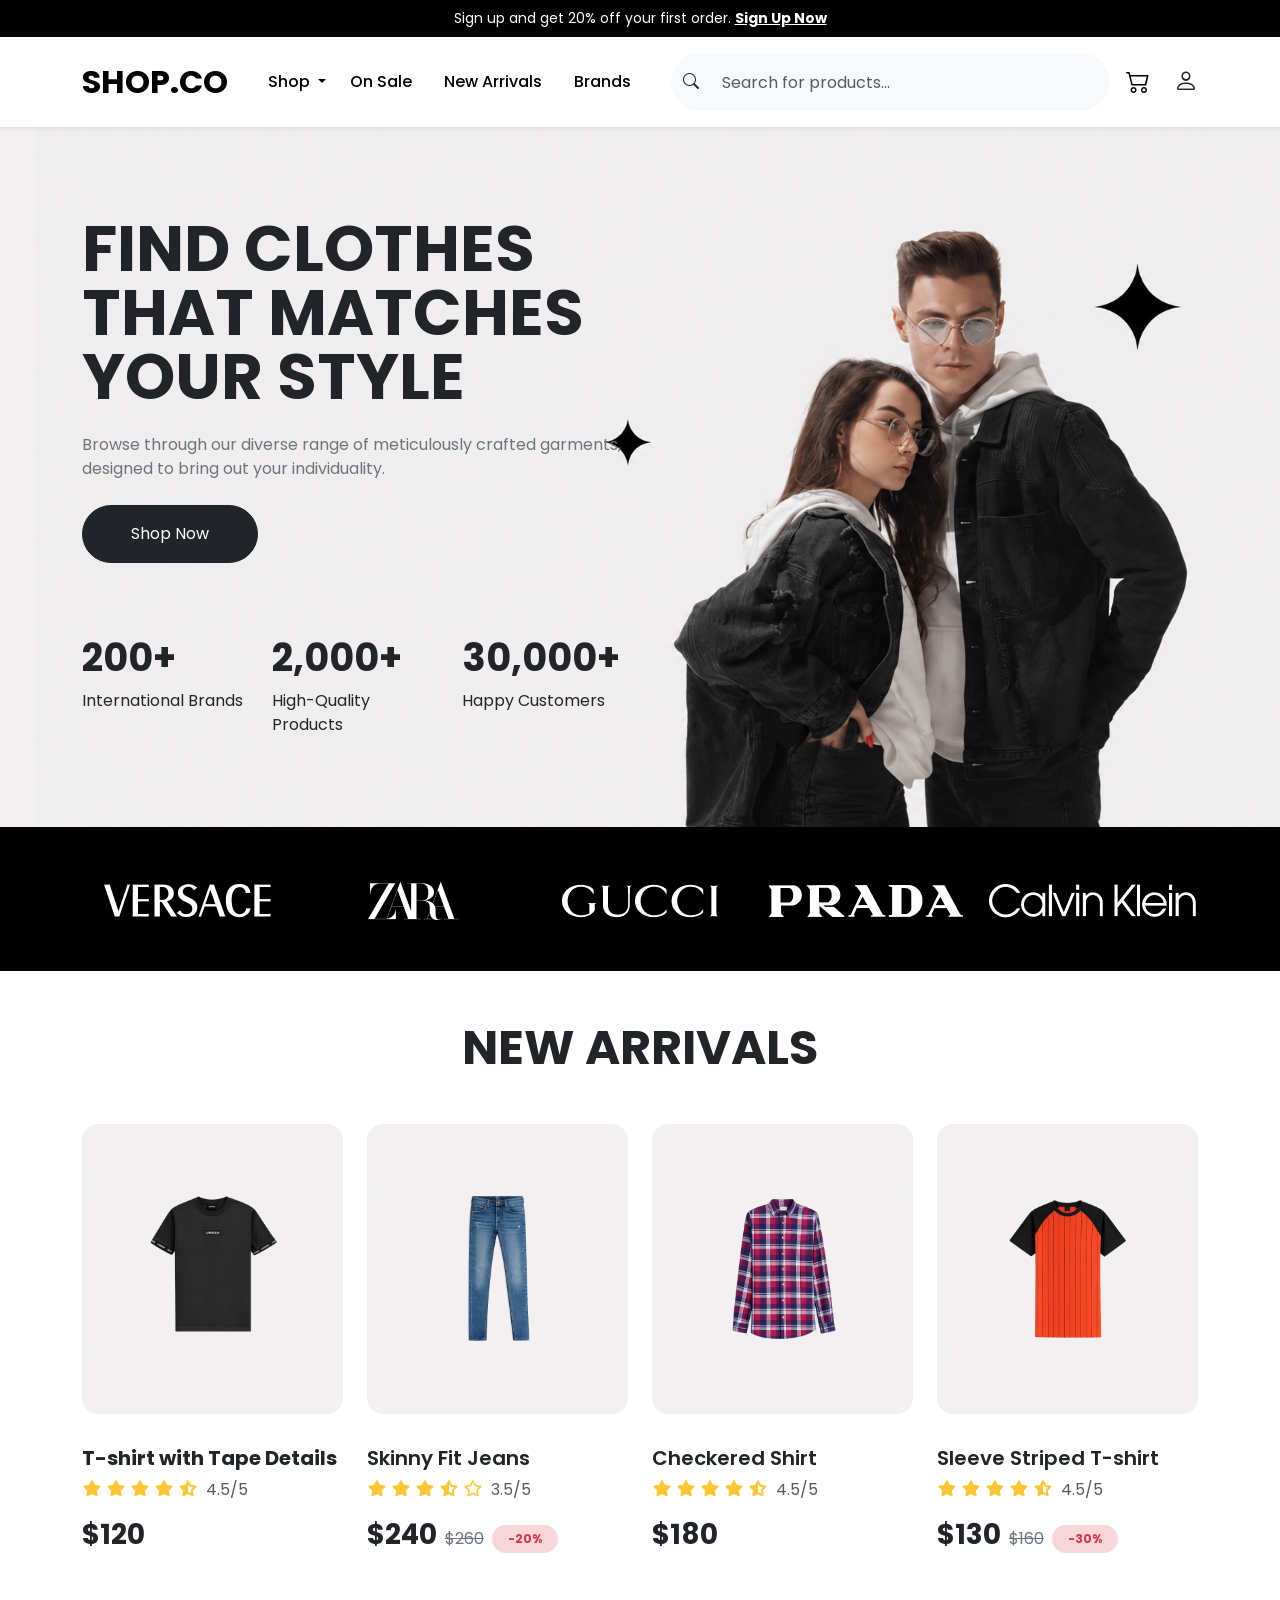
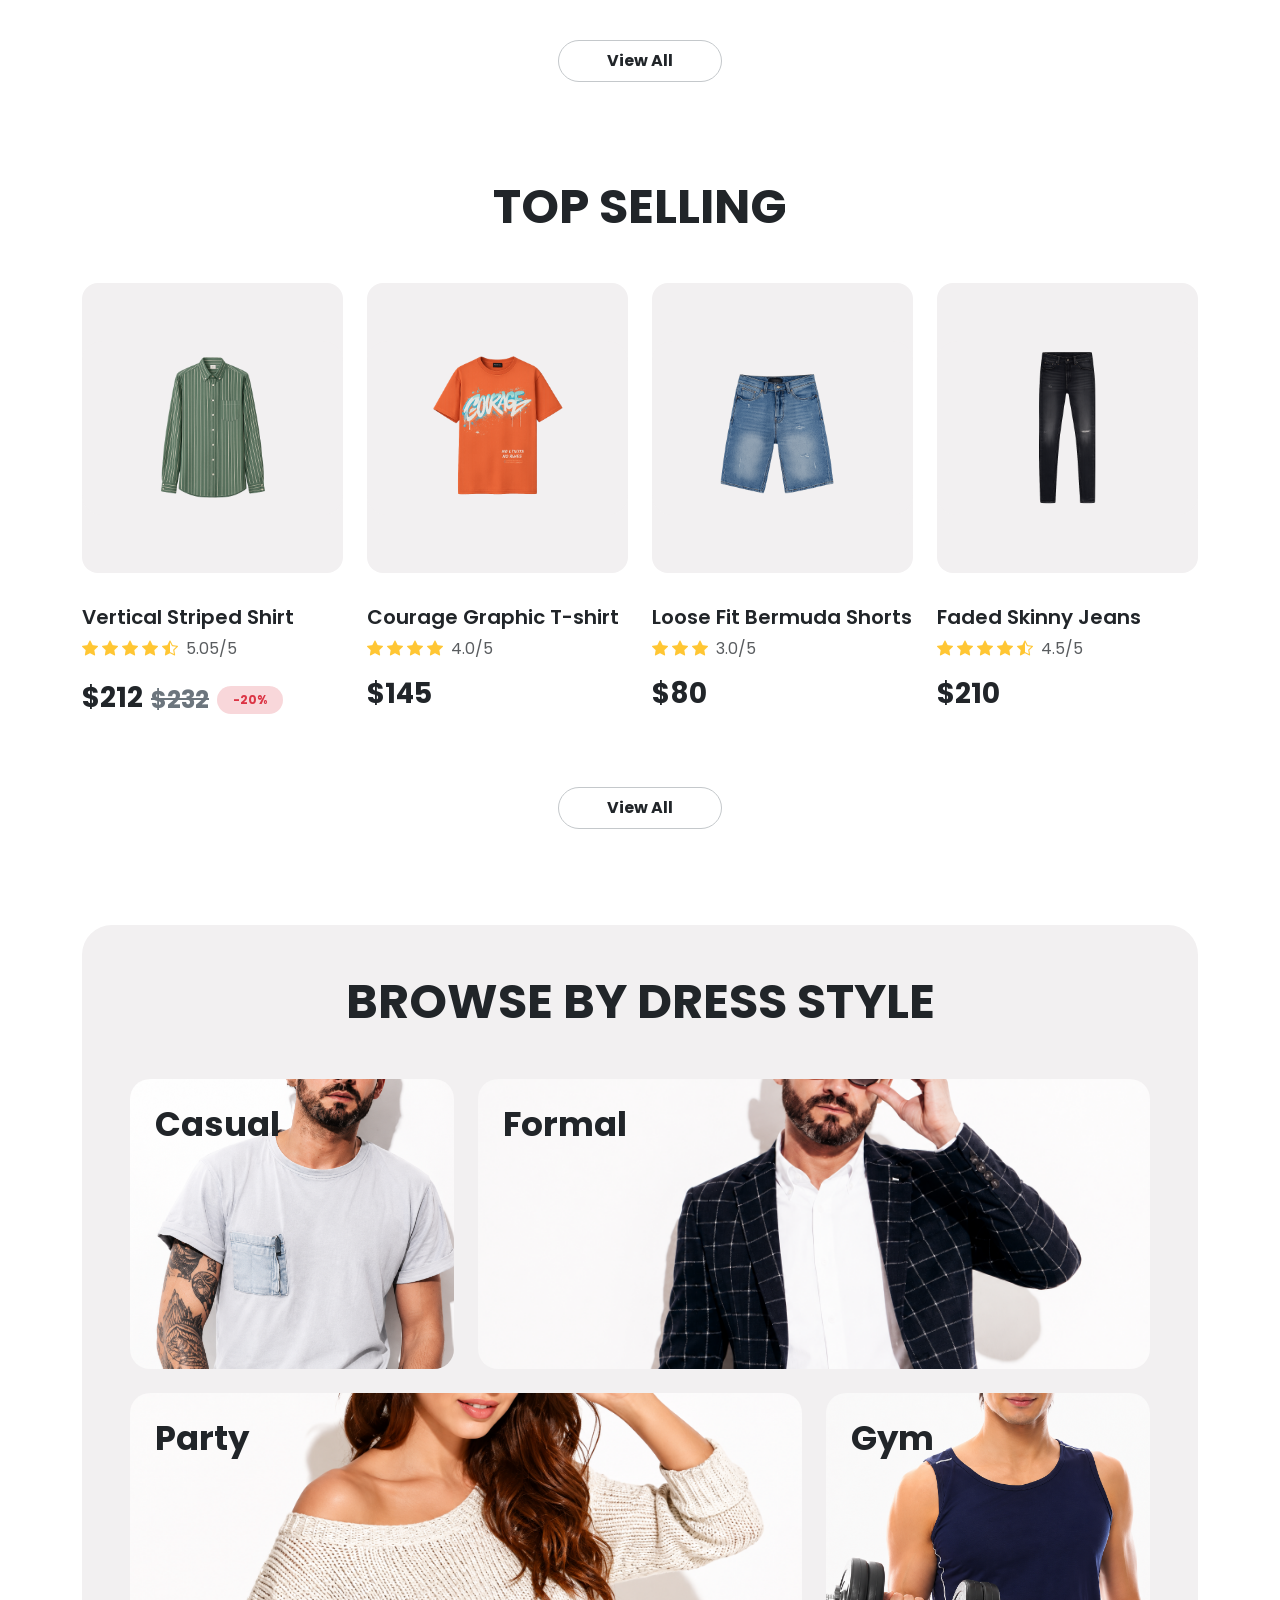
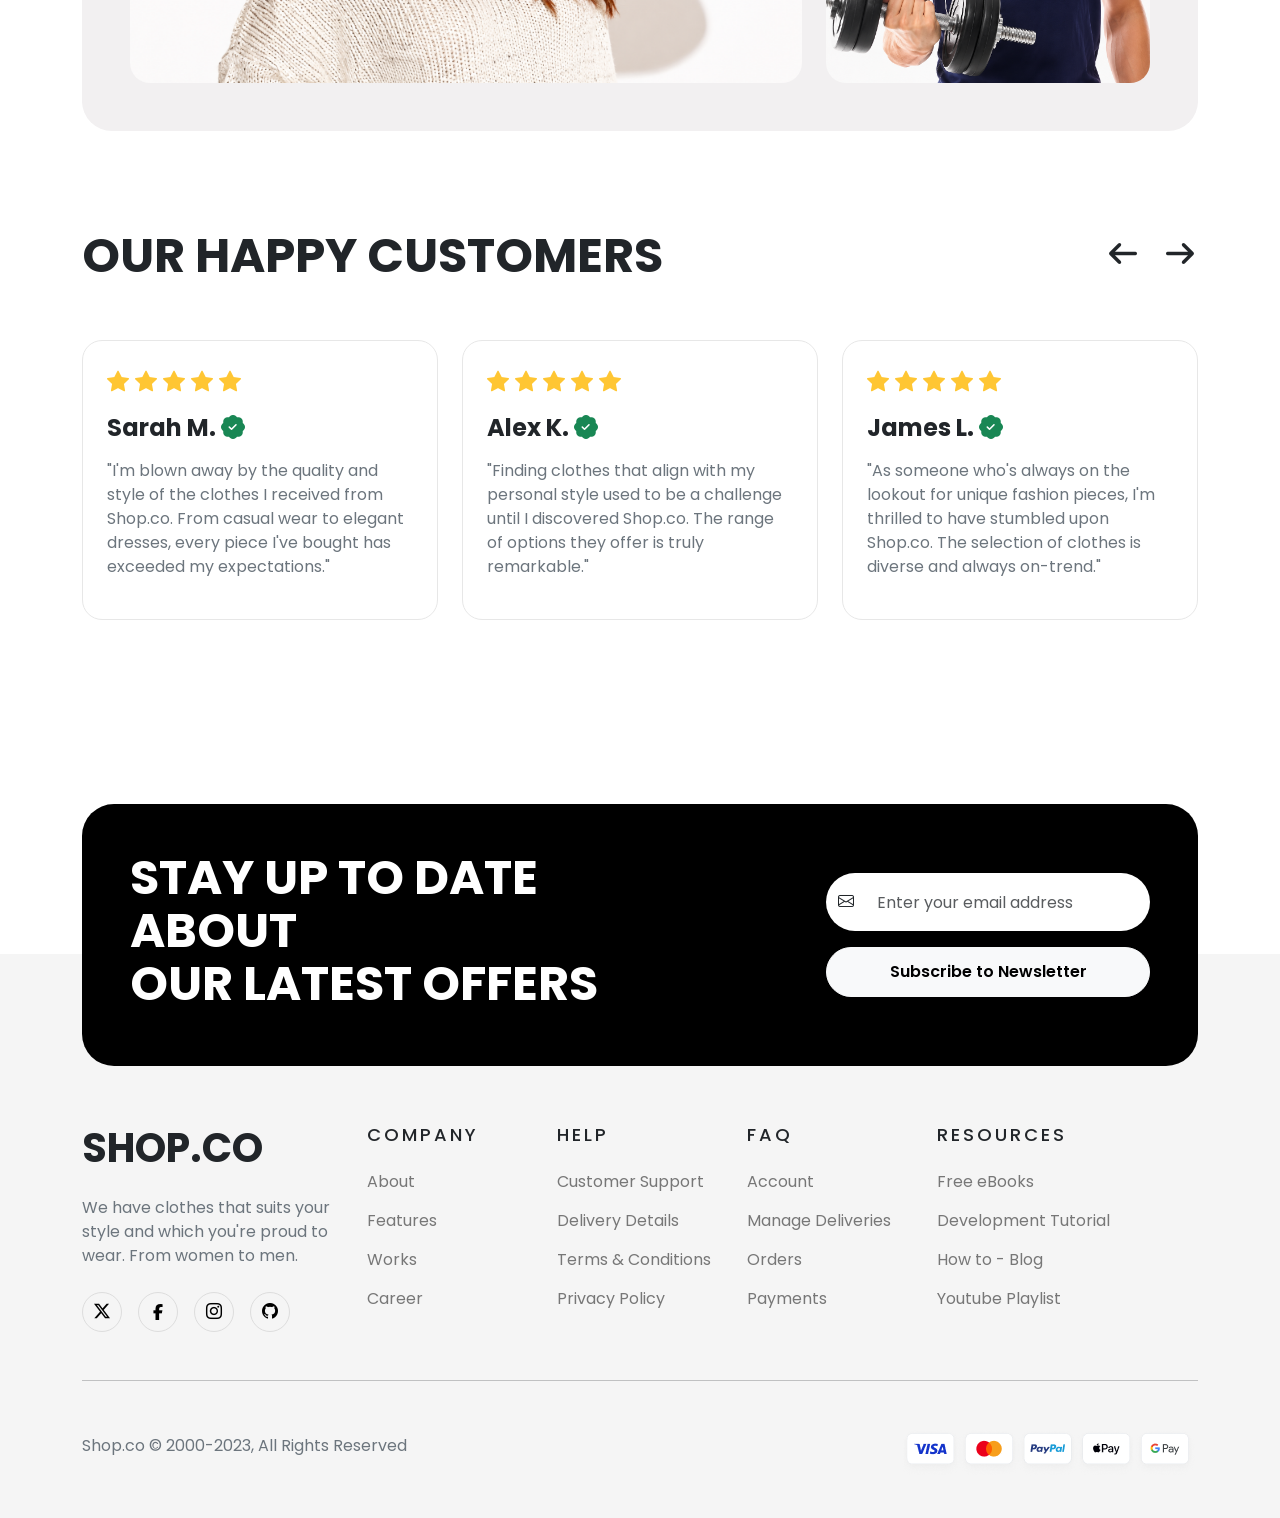
<file: index.html>
<!DOCTYPE html>
<html lang="en">

<head>
    <meta charset="UTF-8">
    <meta name="viewport" content="width=device-width, initial-scale=1.0">
    <link rel="stylesheet" href="./css/style.css">
    <link rel="stylesheet" href="./css/all.min.css">
    <link href="https://fonts.googleapis.com/css2?family=Poppins:wght@400;600&display=swap" rel="stylesheet">
    <link rel="stylesheet" href="https://cdn.jsdelivr.net/npm/bootstrap-icons@1.11.3/font/bootstrap-icons.min.css">
    <title>Document</title>
    <link href="https://cdn.jsdelivr.net/npm/bootstrap@5.3.8/dist/css/bootstrap.min.css" rel="stylesheet"
        integrity="sha384-sRIl4kxILFvY47J16cr9ZwB07vP4J8+LH7qKQnuqkuIAvNWLzeN8tE5YBujZqJLB" crossorigin="anonymous">
</head>

<body>
    <div class="top-bar bg-black text-white py-2 small text-center">
        Sign up and get 20% off your first order.
        <a href="signup.html" class="text-white fw-bold">Sign Up Now</a>
    </div>
    
    <nav class="navbar navbar-expand-lg bg-white py-3 shadow-sm">
        <div class="container">

            <a class="navbar-brand fw-bold fs-2" href="index.html">SHOP.CO</a>
            <div class="icons d-flex align-items-center gap-3 ms-auto d-lg-none">

                <a href="card.html">
                    <i class="bi bi-cart2 fs-4"></i>
                </a>

                <a href="#">
                    <i class="bi bi-person fs-4"></i>
                </a>

                 <button class="navbar-toggler" data-bs-toggle="collapse" data-bs-target="#menu">
                <span class="navbar-toggler-icon"></span>
            </button> 

            </div>

            <div class="collapse navbar-collapse" id="menu">

                <ul class="navbar-nav ms-lg-3">
                    <li class="nav-item dropdown">

                        <a class="nav-link me-2 fw-medium dropdown-toggle" href="#" role="button"
                            data-bs-toggle="dropdown" aria-expanded="false">

                            Shop
                        </a>

                        <ul class="dropdown-menu shadow border-0 rounded-4 mt-3">

                            <li><a class="dropdown-item me-3 py-2" href="product.html">Men</a></li>

                            <li><a class="dropdown-item py-2" href="#">Women</a></li>

                            <li><a class="dropdown-item py-2" href="#">Kids</a></li>

                            <li><a class="dropdown-item py-2" href="#">Accessories</a></li>

                            <li><a class="dropdown-item py-2" href="#">Shoes</a></li>

                        </ul>

                    </li>
                    <li class="nav-item  me-md-2 me-lg-3"><a class="nav-link fw-medium" href="#">On Sale</a></li>
                    <li class="nav-item  me-md-2 me-lg-3"><a class="nav-link fw-medium" href="#New-Arrivals">New
                            Arrivals</a></li>
                    <li class="nav-item  me-md-2 me-lg-3"><a class="nav-link fw-medium" href="category.html">Brands</a>
                    </li>
                </ul>

                <form class="search-form mx-lg-3 flex-grow-1 position-relative">
                    <div class="input-group">
                        <span class="input-group-text bg-light border-0 rounded-start-pill">
                            <i class="bi bi-search"></i>
                        </span>

                        <input type="search" id="search" class="form-control bg-light border-0 rounded-end-pill"
                            placeholder="Search for products..." onkeyup="searchItems()">

                        <ul id="result" class="list-group position-absolute w-100 mt-5 "></ul>
                    </div>
                </form>


                <div class="icons d-none d-lg-flex justify-content-center align-items-center gap-4">

                    <a href="card.html"><i class="bi bi-cart2 fs-4"></i></a>

                    <i class="bi bi-person fs-4"></i>

                </div>

            </div>

        </div>
    </nav>

    
    <section class="hero">
        <div class="container">

            <div class="row align-items-center">

                <div class="col-lg-6">

                    <h1 class="fw-bold mb-4">
                        FIND CLOTHES <br>
                        THAT MATCHES <br>
                        YOUR STYLE
                    </h1>

                    <p class="text-secondary mb-4">
                        Browse through our diverse range of meticulously crafted garments,
                        designed to bring out your individuality.
                    </p>

                    <a href="category.html" class="btn btn-dark px-5 py-3 rounded-pill">
                        Shop Now
                    </a>
                    <div class="row mt-5 text-center text-lg-start g-4 stats">

                        <div class="col-6 col-md-4 col-lg-4">
                            <h2 class="fw-bold">200+</h2>
                            <p class="mb-0">International Brands</p>
                        </div>

                        <div class="col-6 col-md-4 col-lg-4">
                            <h2 class="fw-bold">2,000+</h2>
                            <p class="mb-0">High-Quality Products</p>
                        </div>

                        <div class="col-12 col-md-4 col-lg-4">
                            <h2 class="fw-bold">30,000+</h2>
                            <p class="mb-0">Happy Customers</p>
                        </div>

                    </div>

                </div>

            </div>

        </div>
    </section>

    <section class=" brands bg-black text-white py-5  fs-2 fw-bold text-center">

        <div class="container">
            <div class="row text-center align-items-center g-3">

                <div class="col-6 col-md-4 col-lg">
                 <img src="images/Group (3).png" class="img-fluid">
                </div>

                <div class="col-6 col-md-4 col-lg">
                <img src="images/zara-logo-1 1 (1) (1).png" class="img-fluid">
                </div>

                <div class="col-6 col-md-4 col-lg">
                 <img src="images/gucci-logo-1 1 (1).png" class="img-fluid">
                </div>

                <div class="col-6 col-md-6 col-lg">
                     <img src="images/prada-logo-1 1 (1).png" aclass="img-fluid">
                </div>

                <div class="col-12 col-md-6 col-lg">
                    <img src="images/Group (2).png" class="img-fluid ">
                </div>

            </div>
        </div>

    </section>

    <!--------------------------------------------------------------------------------------------------------------------->
    <section class="new-arrivals py-5" id="New-Arrivals">

        <div class="container">

            <h2 class="text-center mb-5 display-5 fw-bold">
                NEW ARRIVALS
            </h2>

            <div class="row g-4">

                <!-- Product 1 -->

                <div class="col-lg-3 col-md-6 col-12">

                    <div class="card border-0">

                        <div
                            class="product-img rounded-4 d-flex justify-content-center align-items-center overflow-hidden ">

                            <a href="product.html">
                                <img src="images/tshirt.png.png" class="img-fluid w-100" alt="Jeans">
                            </a>

                        </div>

                        <div class=" card-body px-0 text-center text-lg-start">

                            <h5 class="fw- mt-3 fs-5">
                                T-shirt with Tape Details
                            </h5>

                            <div class="d-flex align-items-center justify-content-center justify-content-lg-start mb-3">

                                <div class="text-warning">

                                    <i class="fa-solid fa-star"></i>
                                    <i class="fa-solid fa-star"></i>
                                    <i class="fa-solid fa-star"></i>
                                    <i class="fa-solid fa-star"></i>
                                    <i class="fa-solid fa-star-half-stroke"></i>

                                </div>

                                <span class="ms-2 text-muted">
                                    4.5/5
                                </span>

                            </div>

                            <h3 class="fw-bold">
                                $120
                            </h3>

                        </div>

                    </div>

                </div>

                <!-- Product 2 -->

                <div class="col-lg-3 col-md-6 col-12">

                    <div class="card border-0">

                        <div
                            class="product-img rounded-4 d-flex justify-content-center align-items-center overflow-hidden">

                            <a href="product.html">
                                <img src="images/jeans.png.png" class="img-fluid w-100" alt="Jeans">
                            </a>

                        </div>

                        <div class="card-body px-0 text-center text-lg-start">

                            <h5 class="fw-semibold mt-3 fs-5">
                                Skinny Fit Jeans
                            </h5>
                            <div class="d-flex align-items-center justify-content-center justify-content-lg-start mb-3">

                                <div class="text-warning">

                                    <i class="fa-solid fa-star"></i>
                                    <i class="fa-solid fa-star"></i>
                                    <i class="fa-solid fa-star"></i>
                                    <i class="fa-solid fa-star-half-stroke"></i>
                                    <i class="fa-regular fa-star"></i>

                                </div>

                                <span class="ms-2 text-muted">
                                    3.5/5
                                </span>

                            </div>

                            <div class="d-flex align-items-center justify-content-center justify-content-lg-start mb-3">

                                <h3 class="fw-bold me-2">
                                    $240
                                </h3>

                                <del class="text-secondary me-2">
                                    $260
                                </del>

                                <span class="discount badge rounded-pill bg-danger-subtle text-danger px-3 py-2">
                                    -20%
                                </span>

                            </div>

                        </div>

                    </div>

                </div>
                <!-- Product 3 -->

                <div class="col-lg-3 col-md-6 col-12">

                    <div class="card border-0">

                        <div
                            class="product-img rounded-4 d-flex justify-content-center align-items-center overflow-hidden">


                            <a href="product.html">
                                <img src="images/shirt.png.png" class="img-fluid w-100" alt="Jeans">
                            </a>


                        </div>

                        <div class="card-body px-0 text-center text-lg-start">

                            <h5 class="fw-semibold mt-3 fs-5">
                                Checkered Shirt
                            </h5>

                            <div class="d-flex align-items-center justify-content-center justify-content-lg-start mb-3">

                                <div class="text-warning">

                                    <i class="fa-solid fa-star"></i>
                                    <i class="fa-solid fa-star"></i>
                                    <i class="fa-solid fa-star"></i>
                                    <i class="fa-solid fa-star"></i>
                                    <i class="fa-solid fa-star-half-stroke"></i>

                                </div>

                                <span class="ms-2 text-muted">
                                    4.5/5
                                </span>

                            </div>

                            <h3 class="fw-bold">
                                $180
                            </h3>

                        </div>

                    </div>

                </div>

                <!-- Product 4 -->
                <div class="col-lg-3 col-md-6 col-12">

                    <div class="card border-0">

                        <div
                            class="product-img rounded-4 d-flex justify-content-center align-items-center overflow-hidden">


                            <a href="product.html">
                                <img src="images/orange-shirt.png.png" class="img-fluid w-100" alt="Jeans">
                            </a>

                        </div>

                        <div class="card-body px-0 text-center text-lg-start">

                            <h5 class="fw-semibold mt-3 fs-5">
                                Sleeve Striped T-shirt
                            </h5>

                            <div class="d-flex align-items-center justify-content-center justify-content-lg-start mb-3">

                                <div class="text-warning">

                                    <i class="fa-solid fa-star"></i>
                                    <i class="fa-solid fa-star"></i>
                                    <i class="fa-solid fa-star"></i>
                                    <i class="fa-solid fa-star"></i>
                                    <i class="fa-solid fa-star-half-stroke"></i>

                                </div>

                                <span class="ms-2 text-muted">
                                    4.5/5
                                </span>

                            </div>

                            <div class="d-flex align-items-center justify-content-center justify-content-lg-start mb-3">

                                <h3 class="fw-bold me-2">
                                    $130
                                </h3>

                                <del class="text-secondary me-2">
                                    $160
                                </del>

                                <span class="discount badge rounded-pill bg-danger-subtle text-danger px-3 py-2">
                                    -30%
                                </span>

                            </div>

                        </div>

                    </div>

                </div>

            </div>
            <div class="text-center mt-5">

                <button
                    class=" border border-secondary-subtle btn btn-outline-dark rounded-pill px-5 py-2 fw-bold view-btn  ">
                    View All
                </button>

            </div>

    </section>
    <!-------------------------------------------------------------------------------------------------------->
    <section class="new-arrivals py-5">

        <div class="container">

            <h2 class="text-center mb-5 display-5 fw-bold">
                TOP SELLING
            </h2>

            <div class="row g-4">

                <!-- Product 1 -->

                <div class="col-lg-3 col-md-6 col-12">

                    <div class="card border-0">

                        <div
                            class="product-img rounded-4 d-flex justify-content-center align-items-center overflow-hidden ">

                            <img src="images/green-shirt.png.png" class="img-fluid">

                        </div>

                        <div class="card-body px-0 text-center text-lg-start">

                            <h5 class="fw-semibold mt-3 fs-5">
                                Vertical Striped Shirt
                            </h5>


                            <div class="d-flex align-items-center justify-content-center justify-content-lg-start mb-3">

                                <div class="text-warning">

                                    <i class="bi bi-star-fill"></i>
                                    <i class="bi bi-star-fill"></i>
                                    <i class="bi bi-star-fill"></i>
                                    <i class="bi bi-star-fill"></i>
                                    <i class="bi bi-star-half"></i>
                                </div>
                                <span class="ms-2 text-muted">
                                    5.05/5
                                </span>
                            </div>

                            <div class="d-flex align-items-center justify-content-center justify-content-lg-start">
                                <h3 class="fw-bold me-2 mt-1">
                                    $212
                                </h3>
                                <del class="text-secondary fs-4 fw-bold me-2">
                                    $232
                                </del>
                                <span
                                    class="discount badge rounded-pill bg-danger-subtle text-danger px-3 py-2">-20%</span>

                            </div>

                        </div>

                    </div>

                </div>

                <!-- Product 2 -->

                <div class="col-lg-3 col-md-6 col-12">

                    <div class="card border-0">

                        <div
                            class="product-img rounded-4 d-flex justify-content-center align-items-center overflow-hidden">

                            <img src="images/orange-shirt.png (2).png" class="img-fluid">

                        </div>

                        <div class="card-body px-0 text-center text-lg-start">

                            <h5 class="fw-semibold mt-3 fs-5">
                                Courage Graphic T-shirt
                            </h5>

                            <div class="d-flex align-items-center justify-content-center justify-content-lg-start mb-3">

                                <div class="text-warning">

                                    <i class="bi bi-star-fill"></i>
                                    <i class="bi bi-star-fill"></i>
                                    <i class="bi bi-star-fill"></i>
                                    <i class="bi bi-star-fill"></i>

                                </div>

                                <span class="ms-2 text-muted">
                                    4.0/5
                                </span>

                            </div>

                            <div class="d-flex align-items-center justify-content-center justify-content-lg-start">

                                <h3 class="fw-bold me-2">
                                    $145
                                </h3>


                            </div>

                        </div>

                    </div>

                </div>

                <!-- Product 3 -->

                <div class="col-lg-3 col-md-6 col-12">

                    <div class="card border-0">

                        <div
                            class="product-img rounded-4 d-flex justify-content-center align-items-center overflow-hidden">

                            <img src="images/shorts.png.png" class="img-fluid">

                        </div>

                        <div class="card-body px-0 text-center text-lg-start">

                            <h5 class="fw-semibold mt-3 fs-5">
                                Loose Fit Bermuda Shorts
                            </h5>


                            <div class="d-flex align-items-center justify-content-center justify-content-lg-start mb-3">

                                <div class="text-warning">

                                    <i class="bi bi-star-fill"></i>
                                    <i class="bi bi-star-fill"></i>
                                    <i class="bi bi-star-fill"></i>

                                </div>

                                <span class="ms-2 text-muted">
                                    3.0/5
                                </span>

                            </div>

                            <h3 class="fw-bold">
                                $80
                            </h3>

                        </div>

                    </div>

                </div>

                <!-- Product 4 -->

                <div class="col-lg-3 col-md-6 col-12">

                    <div class="card border-0">

                        <div
                            class="product-img rounded-4 d-flex justify-content-center align-items-center overflow-hidden">

                            <img src="images/black-jeans.png.png" class="img-fluid">

                        </div>

                        <div class="card-body px-0 text-center text-lg-start">

                            <h5 class="fw-semibold mt-3 fs-5">
                                Faded Skinny Jeans
                            </h5>

                            <div class="d-flex align-items-center justify-content-center justify-content-lg-start mb-3">

                                <div class="text-warning">

                                    <i class="bi bi-star-fill"></i>
                                    <i class="bi bi-star-fill"></i>
                                    <i class="bi bi-star-fill"></i>
                                    <i class="bi bi-star-fill"></i>
                                    <i class="bi bi-star-half"></i>

                                </div>

                                <span class="ms-2 text-muted">
                                    4.5/5
                                </span>

                            </div>

                            <div class="d-flex align-items-center justify-content-center justify-content-lg-start">

                                <h3 class="fw-bold me-2">
                                    $210
                                </h3>


                            </div>

                        </div>

                    </div>

                </div>

            </div>
            <div class="text-center mt-5">

                <button
                    class=" border border-secondary-subtle btn btn-outline-dark rounded-pill px-5 py-2 fw-bold view-btn  ">
                    View All
                </button>

            </div>

    </section>


    <!------------------------------------------------------------------------------------>

    <section class="dress-style py-5">
        <div class="container">

            <div class="dress-box p-4 p-lg-5">

                <h2 class="text-center fw-bold mb-5 title">
                    BROWSE BY DRESS STYLE
                </h2>

                <!-- First Row -->
                <div class="row g-4 mb-4">

                    <div class="col-lg-4 col-md-5">
                        <div class="style-card">
                            <h3>Casual</h3>
                            <img src="images/casual.png " class="img-fluid h-100 w-100" alt="">
                        </div>
                    </div>

                    <div class="formal col-lg-8 col-md-7 ">
                        <div class="style-card">
                            <h3>Formal</h3>
                            <img src="images/formal.png.png" class="img-fluid" alt="">
                        </div>
                    </div>

                </div>

                <!-- Second Row -->
                <div class="row g-4">

                    <div class="party col-lg-8 col-md-7">
                        <div class="style-card">
                            <h3>Party</h3>
                            <img src="images/party.png" class="img-fluid" alt="">
                        </div>
                    </div>

                    <div class="col-lg-4 col-md-5">
                        <div class="style-card">
                            <h3>Gym</h3>
                            <img src="images/gym.png" class="img-fluid h-100 w-100" alt="">
                        </div>
                    </div>

                </div>

            </div>
        </div>
    </section>
    <!-- ----------------------------------------------------------------------------------------------------------- -->
    <section class="customers py-5">
        <div class="container position-relative">

            <div class="d-flex justify-content-between align-items-center mb-5">
                <h2 class="fw-bold display-5 text-uppercase m-0">
                    OUR HAPPY CUSTOMERS
                </h2>

                <div>
                    <button class="btn shadow-none p-0 me-3" type="button" data-bs-target="#reviewSlider"
                        data-bs-slide="prev">

                        <i class="fa-solid fa-arrow-left fs-3"></i>
                    </button>

                    <button class="btn shadow-none p-0" type="button" data-bs-target="#reviewSlider"
                        data-bs-slide="next">

                        <i class="fa-solid fa-arrow-right fs-3"></i>
                    </button>
                </div>
            </div>

            <div id="reviewSlider" class="carousel slide" data-bs-interval="false">

                <div class="carousel-inner py-2">

                    <div class="carousel-item active">

                        <div class="row g-4">

                            <div class="col-lg-4">
                                <div class="review-card p-4 h-100">

                                    <div class="stars mb-3">

                                        <i class="bi bi-star-fill"></i>
                                        <i class="bi bi-star-fill"></i>
                                        <i class="bi bi-star-fill"></i>
                                        <i class="bi bi-star-fill"></i>
                                        <i class="bi bi-star-fill"></i>

                                    </div>
                                    <h4 class="mt-3 fw-bold">
                                        Sarah M.
                                        <!-- <i class="fa-solid fa-circle-check text-success"></i> -->
                                        <i class="bi bi-patch-check-fill text-success"></i>
                                    </h4>

                                    <p class="text-secondary mt-3">

                                        "I'm blown away by the quality and style of the clothes I
                                        received from Shop.co. From casual wear to elegant dresses,
                                        every piece I've bought has exceeded my expectations."
                                    </p>
                                </div>

                            </div>

                            <div class="col-lg-4">
                                <div class="review-card p-4 h-100">

                                    <div class="stars mb-3">

                                        <i class="bi bi-star-fill"></i>
                                        <i class="bi bi-star-fill"></i>
                                        <i class="bi bi-star-fill"></i>
                                        <i class="bi bi-star-fill"></i>
                                        <i class="bi bi-star-fill"></i>

                                    </div>

                                    <h4 class="mt-3 fw-bold">
                                        Alex K.
                                        <!-- <i class="fa-solid fa-circle-check text-success"></i> -->
                                        <i class="bi bi-patch-check-fill text-success"></i>
                                    </h4>

                                    <p class="text-secondary mt-3">
                                        "Finding clothes that align with my personal style used to be
                                        a challenge until I discovered Shop.co. The range of options
                                        they offer is truly remarkable."
                                    </p>
                                </div>
                            </div>

                            <div class="col-lg-4">
                                <div class="review-card p-4 h-100">

                                    <div class="stars mb-3">

                                        <i class="bi bi-star-fill"></i>
                                        <i class="bi bi-star-fill"></i>
                                        <i class="bi bi-star-fill"></i>
                                        <i class="bi bi-star-fill"></i>
                                        <i class="bi bi-star-fill"></i>

                                    </div>
                                    <h4 class="mt-3 fw-bold">
                                        James L.
                                        <!-- <i class="fa-solid fa-circle-check text-success"></i> -->
                                        <i class="bi bi-patch-check-fill text-success"></i>
                                    </h4>

                                    <p class="text-secondary mt-3">
                                        "As someone who's always on the lookout for unique fashion
                                        pieces, I'm thrilled to have stumbled upon Shop.co. The
                                        selection of clothes is diverse and always on-trend."
                                    </p>
                                </div>
                            </div>

                        </div>
                    </div>

                    <!-- Slide 2 -->
                    <div class="carousel-item">

                        <div class="row g-4">

                            <div class="col-lg-4">
                                <div class="review-card p-4 h-100">

                                    <div class="stars mb-3">

                                        <i class="bi bi-star-fill"></i>
                                        <i class="bi bi-star-fill"></i>
                                        <i class="bi bi-star-fill"></i>
                                        <i class="bi bi-star-fill"></i>
                                        <i class="bi bi-star-fill"></i>

                                    </div>
                                    <h4 class="mt-3 fw-bold">
                                        Moon A.
                                        <!-- <i class="fa-solid fa-circle-check text-success"></i> -->
                                        <i class="bi bi-patch-check-fill text-success"></i>
                                    </h4>

                                    <p class="text-secondary mt-3">
                                        "I'm blown away by the quality and style of the clothes I
                                        received from Shop.co. From casual wear to elegant dresses,
                                        every piece I've bought has exceeded my expectations."
                                    </p>
                                </div>
                            </div>

                            <div class="col-lg-4">
                                <div class="review-card p-4 h-100">

                                    <div class="stars mb-3">

                                        <i class="bi bi-star-fill"></i>
                                        <i class="bi bi-star-fill"></i>
                                        <i class="bi bi-star-fill"></i>
                                        <i class="bi bi-star-fill"></i>
                                        <i class="bi bi-star-fill"></i>

                                    </div>
                                    <h4 class="mt-3 fw-bold">
                                        Ahmed S.
                                        <!-- <i class="fa-solid fa-circle-check text-success"></i> -->
                                        <i class="bi bi-patch-check-fill text-success"></i>
                                    </h4>

                                    <p class="text-secondary mt-3">
                                        "Finding clothes that align with my personal style used to be
                                        a challenge until I discovered Shop.co. The range of options
                                        they offer is truly remarkable."
                                    </p>
                                </div>
                            </div>

                            <div class="col-lg-4">
                                <div class="review-card p-4 h-100">

                                    <div class="stars mb-3">

                                        <i class="bi bi-star-fill"></i>
                                        <i class="bi bi-star-fill"></i>
                                        <i class="bi bi-star-fill"></i>
                                        <i class="bi bi-star-fill"></i>
                                        <i class="bi bi-star-fill"></i>

                                    </div>
                                    <h4 class="mt-3 fw-bold">
                                        Emma W.
                                        <!-- <i class="fa-solid fa-circle-check text-success"></i> -->
                                        <i class="bi bi-patch-check-fill text-success"></i>
                                    </h4>

                                    <p class="text-secondary mt-3">
                                        "As someone who's always on the lookout for unique fashion
                                        pieces, I'm thrilled to have stumbled upon Shop.co. The
                                        selection of clothes is diverse and always on-trend."
                                    </p>
                                </div>
                            </div>

                        </div>

                    </div>

                </div>

            </div>

        </div>
    </section>

    <!-- ------------------------------------------------------------------------------------------------------------------------- -->
    <!-- Newsletter -->

    <section class="newsletter p-5">

        <div class="container">


            <div class="bg-black rounded-5 p-4 p-lg-5">

                <div class="row align-items-center">

                    <div class="col-12 col-lg-6 text-center text-lg-start">

                        <h2 class="text-white fw-bold display-5">
                            STAY UP TO DATE ABOUT <br>
                            OUR LATEST OFFERS
                        </h2>

                    </div>

                    <div class="col-12 col-lg-4 ms-lg-auto mt-lg-0">

                        <div class="input-group mb-3">

                            <span class="input-group-text bg-white border-0 rounded-start-pill">
                                <i class="bi bi-envelope"></i>
                            </span>

                            <input type="email" class="form-control border-0 rounded-end-pill"
                                placeholder="Enter your email address">

                        </div>

                        <button class="btn btn-light rounded-pill w-100 fw-semibold py-2">
                            Subscribe to Newsletter
                        </button>

                    </div>

                </div>

            </div>

        </div>

    </section>

    <!-- Footer -->


    <footer class="footer">
        <div class="container">

            <div class="row gy-5">

                <!-- Logo -->

                <div class="end col-lg-3">

                    <h1 class="fw-bold">SHOP.CO</h1>

                    <p class="text-secondary mt-4">
                        We have clothes that suits your style and
                        which you're proud to wear.
                        From women to men.
                    </p>

                    <div class="d-flex gap-3 mt-4">

                        <a href="#" class="social-icon">
                            <i class="bi bi-twitter-x"></i>
                        </a>

                        <a href="#" class="social-icon">
                            <i class="fa-brands fa-facebook-f"></i>
                        </a>

                        <a href="#" class="social-icon">
                            <i class="bi bi-instagram"></i>
                        </a>

                        <a href="#" class="social-icon">
                            <i class="bi bi-github"></i>
                        </a>

                    </div>

                </div>
     <!-- Company -->

                <div class="col-lg-2 col-md-6 col-12">

                    <h5>COMPANY</h5>

                    <ul class="list-unstyled mt-4">

                        <li><a href="#">About</a></li>
                        <li><a href="#">Features</a></li>
                        <li><a href="#">Works</a></li>
                        <li><a href="#">Career</a></li>

                    </ul>

                </div>

                <!-- Help -->

                <div class="col-lg-2 col-md-6 col-12">

                    <h5>HELP</h5>

                    <ul class="list-unstyled mt-4">

                        <li><a href="#">Customer Support</a></li>
                        <li><a href="#">Delivery Details</a></li>
                        <li><a href="#">Terms & Conditions</a></li>
                        <li><a href="#">Privacy Policy</a></li>

                    </ul>

                </div>

                <!-- FAQ -->

                <div class="col-lg-2 col-md-6 col-12">

                    <h5>FAQ</h5>

                    <ul class="list-unstyled mt-4">

                        <li><a href="#">Account</a></li>
                        <li><a href="#">Manage Deliveries</a></li>
                        <li><a href="#">Orders</a></li>
                        <li><a href="#">Payments</a></li>

                    </ul>

                </div>

                <!-- Resources -->

                <div class="col-lg-3 col-md-6 col-12">

                    <h5>RESOURCES</h5>

                    <ul class="list-unstyled mt-4">

                        <li><a href="#">Free eBooks</a></li>
                        <li><a href="#">Development Tutorial</a></li>
                        <li><a href="#">How to - Blog</a></li>
                        <li><a href="#">Youtube Playlist</a></li>

                    </ul>

                </div>

            </div>

            <hr class="my-5">

            <div class="foot d-flex justify-content-between align-items-center flex-wrap">

                <p class="text-secondary">
                    Shop.co © 2000-2023, All Rights Reserved
                </p>

                <div class="d-flex gap-2">
                    <img src="images/Frame 53.png">

                </div>

            </div>

        </div>

    </footer>


  <script src="https://cdn.jsdelivr.net/npm/bootstrap@5.3.8/dist/js/bootstrap.bundle.min.js"></script>
    <script src="script.js"></script>

</body>

</html>
</file>
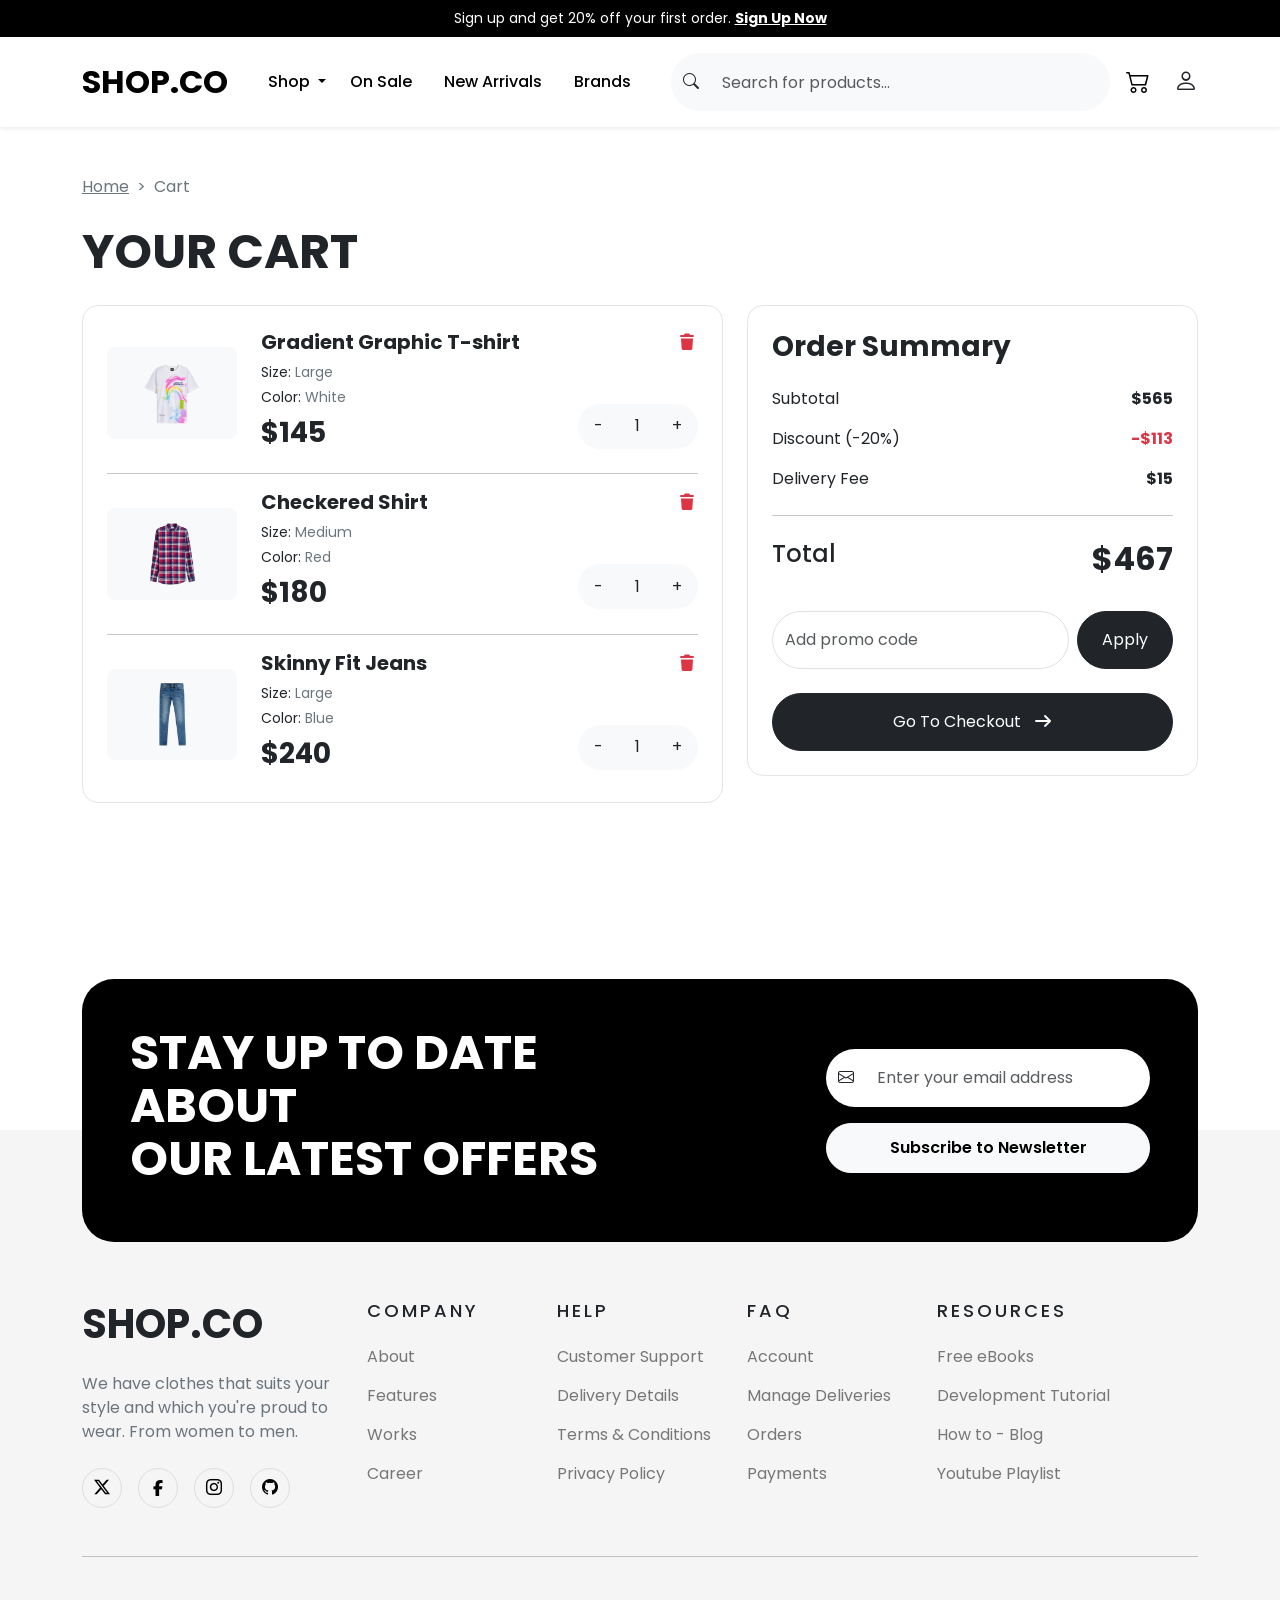
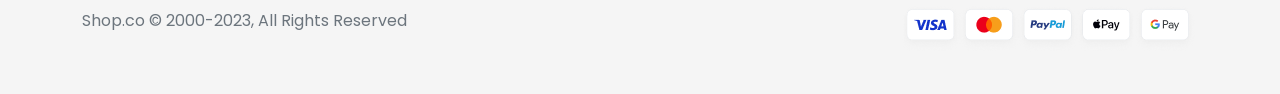
<file: card.html>
<!DOCTYPE html>
<html lang="en">

<head>
    <meta charset="UTF-8">
    <meta name="viewport" content="width=device-width, initial-scale=1.0">
    <link rel="stylesheet" href="./css/style.css">
    <link rel="stylesheet" href="./css/all.min.css">
    <link href="https://fonts.googleapis.com/css2?family=Poppins:wght@400;600&display=swap" rel="stylesheet">
    <link rel="stylesheet" href="https://cdn.jsdelivr.net/npm/bootstrap-icons@1.11.3/font/bootstrap-icons.min.css">
    <title>Document</title>
    <link href="https://cdn.jsdelivr.net/npm/bootstrap@5.3.8/dist/css/bootstrap.min.css" rel="stylesheet"
        integrity="sha384-sRIl4kxILFvY47J16cr9ZwB07vP4J8+LH7qKQnuqkuIAvNWLzeN8tE5YBujZqJLB" crossorigin="anonymous">

</head>

<body>

    <!-- Top Bar -->
    <div class="top-bar bg-black text-white py-2 small text-center">
        Sign up and get 20% off your first order.
        <a href="signup.html" class="text-white fw-bold">Sign Up Now</a>
    </div>

    <!-- Navbar -->
    <nav class="navbar navbar-expand-lg bg-white py-3 shadow-sm">
        <div class="container">

            <a class="navbar-brand fw-bold fs-2" href="index.html">SHOP.CO</a>
            <div class="icons d-flex align-items-center gap-3 ms-auto d-lg-none">

                <a href="card.html">
                    <i class="bi bi-cart2 fs-4"></i>
                </a>

                <a href="#">
                    <i class="bi bi-person fs-4"></i>
                </a>

                <button class="navbar-toggler" data-bs-toggle="collapse" data-bs-target="#menu">
                    <span class="navbar-toggler-icon"></span>
                </button>

            </div>

            <div class="collapse navbar-collapse" id="menu">

                <ul class="navbar-nav ms-lg-3">
                    <li class="nav-item dropdown">

                        <a class="nav-link me-2 fw-medium dropdown-toggle" href="#" role="button"
                            data-bs-toggle="dropdown" aria-expanded="false">

                            Shop

                        </a>

                        <ul class="dropdown-menu shadow border-0 rounded-4 mt-3">

                            <li><a class="dropdown-item me-3 py-2" href="#">Men</a></li>

                            <li><a class="dropdown-item py-2" href="#">Women</a></li>

                            <li><a class="dropdown-item py-2" href="#">Kids</a></li>

                            <li><a class="dropdown-item py-2" href="#">Accessories</a></li>

                            <li><a class="dropdown-item py-2" href="#">Shoes</a></li>

                        </ul>

                    </li>
                    <li class="nav-item  me-md-2 me-lg-3"><a class="nav-link fw-medium" href="#">On Sale</a></li>
                    <li class="nav-item  me-md-2 me-lg-3"><a class="nav-link fw-medium" href="index.html#New-Arrivals">New
                            Arrivals</a></li>
                    <li class="nav-item  me-md-2 me-lg-3"><a class="nav-link fw-medium" href="category.html">Brands</a>
                    </li>
                </ul>

                <form class="search-form mx-lg-3 flex-grow-1 position-relative">
                    <div class="input-group">
                        <span class="input-group-text bg-light border-0 rounded-start-pill">
                            <i class="bi bi-search"></i>
                        </span>

                        <input type="search" id="search" class="form-control bg-light border-0 rounded-end-pill"
                            placeholder="Search for products..." onkeyup="searchItems()">

                        <ul id="result" class="list-group position-absolute w-100 mt-5 "></ul>
                    </div>
                </form>


                <div class="icons d-none d-lg-flex justify-content-center align-items-center gap-4">

                    <a href="card.html"><i class="bi bi-cart2 fs-4"></i></a>

                    <i class="bi bi-person fs-4"></i>

                </div>

            </div>

        </div>
    </nav>
    <section class="py-5">
        <div class="container">

            <!-- Breadcrumb -->
            <p class="text-secondary mb-4">
                <a href="index.html" class="text-secondary mb-4">Home</a><span class="mx-2">></span>Cart
            </p>



            <h1 class="fw-bold display-5 mb-4">YOUR CART</h1>


            <div class="row g-4">


                <div class="col-lg-7">

                    <div class="border rounded-4 p-4">

                        <!-- Title (Mobile Only) -->
                        <div class="col-12 d-md-none d-lg-none">
                            <div class="d-flex justify-content-between align-items-start mb-3">
                                <h5 class="fw-bold mb-0">
                                    Gradient Graphic T-shirt
                                </h5>

                                <button class="btn text-danger p-0">
                                    <i class="fa-solid fa-trash"></i>
                                </button>
                            </div>
                        </div>


                        <div class="row align-items-center">

                            <div class="col-4 col-md-3">
                                <a href="product.html">
                                    <img src="images/product1.png" class="img-fluid rounded-3 bg-light p-2">
                                </a>
                            </div>

                            <div class="col-8 col-md-9">

                                <div class="d-flex justify-content-between">

                                    <div>
                                        <h5 class="fw-bold d-none d-md-block">
                                            Gradient Graphic T-shirt
                                        </h5>

                                        <p class="mb-1 small">
                                            Size:
                                            <span class="text-secondary">
                                                Large
                                            </span>
                                        </p>

                                        <p class="mb-2 small">
                                            Color:
                                            <span class="text-secondary">
                                                White
                                            </span>
                                        </p>

                                        <h3 class="fw-bold">$145</h3>

                                    </div>
                                    <div class="d-flex d-md-none justify-content-between align-items-center">

                                        <h3 class="fw-bold d-none d-md-block">$145</h3>

                                        <div class="bg-light rounded-pill d-flex align-items-center justify-content-between px-3 mt-5"
                                            style="width:120px;height:45px;">

                                            <button class="btn p-0 border-0">-</button>

                                            <span>1</span>

                                            <button class="btn p-0 border-0">+</button>

                                        </div>

                                    </div>


                                    <div class="text-end d-none d-md-block">

                                        <button class="btn text-danger p-0">
                                            <i class="fa-solid fa-trash"></i>
                                        </button>


                                        <div class="bg-light rounded-pill d-flex align-items-center justify-content-between px-3 mt-5"
                                            style="width:120px;height:45px;">

                                            <button class="btn p-0 border-0">-</button>

                                            <span>1</span>

                                            <button class="btn p-0 border-0">+</button>

                                        </div>

                                    </div>

                                </div>

                            </div>

                        </div>

                        <hr>


                        <!-- Product -->
                              <div class="col-12 d-md-none d-lg-none">
                            <div class="d-flex justify-content-between align-items-start mb-3">
                                <h5 class="fw-bold mb-0">
                                      Checkered Shirt
                                </h5>

                                <button class="btn text-danger p-0">
                                    <i class="fa-solid fa-trash"></i>
                                </button>
                            </div>
                        </div>
                        <div class="row align-items-center">

                            <div class="col-4 col-md-3">
                                <a href="product.html">
                                    <img src="images/shirt.png.png" class="img-fluid rounded-3 bg-light p-2">
                                </a>
                            </div>

                            <div class="col-8 col-md-9">

                                <div class="d-flex justify-content-between">

                                    <div>

                                        <h5 class="fw-bold d-none d-md-block">
                                            Checkered Shirt
                                        </h5>

                                        <p class="mb-1 small">
                                            Size:
                                            <span class="text-secondary">
                                                Medium
                                            </span>
                                        </p>

                                        <p class="mb-2 small">
                                            Color:
                                            <span class="text-secondary">
                                                Red
                                            </span>
                                        </p>

                                        <h3 class="fw-bold">$180</h3>

                                    </div>
                                      <div class="d-flex d-md-none justify-content-between align-items-center">

                                        <h3 class="fw-bold d-none d-md-block">$180</h3>

                                        <div class="bg-light rounded-pill d-flex align-items-center justify-content-between px-3 mt-5"
                                            style="width:120px;height:45px;">

                                            <button class="btn p-0 border-0">-</button>

                                            <span>1</span>

                                            <button class="btn p-0 border-0">+</button>

                                        </div>
                                        </div>

                                      <div class="text-end d-none d-md-block">

                                        <button class="btn text-danger p-0">
                                            <i class="fa-solid fa-trash"></i>
                                        </button>

                                     <div class="bg-light rounded-pill d-flex align-items-center justify-content-between px-3 mt-5"
                                            style="width:120px;height:45px;">

                                            <button class="btn p-0 border-0">-</button>

                                            <span>1</span>

                                            <button class="btn p-0 border-0">+</button>

                                        </div>

                                    </div>

                                </div>

                            </div>

                        </div>

                        <hr>

                        <!-- Product -->
                            <div class="col-12 d-md-none d-lg-none">
                            <div class="d-flex justify-content-between align-items-start mb-3">
                                <h5 class="fw-bold mb-0">
                                    Skinny Fit Jeans
                                </h5>

                                <button class="btn text-danger p-0">
                                    <i class="fa-solid fa-trash"></i>
                                </button>
                            </div>
                        </div>
                        <div class="row align-items-center">

                            <div class="col-4 col-md-3">
                                <a href="product.html">
                                    <img src="images/jeans.png.png" class="img-fluid rounded-3 bg-light p-2">
                                </a>
                            </div>

                            <div class="col-8 col-md-9">

                                <div class="d-flex justify-content-between">

                                    <div>

                                        <h5 class="fw-bold  d-none d-md-block">
                                            Skinny Fit Jeans
                                        </h5>

                                        <p class="mb-1 small">
                                            Size:
                                            <span class="text-secondary">
                                                Large
                                            </span>
                                        </p>

                                        <p class="mb-2 small">
                                            Color:
                                            <span class="text-secondary">
                                                Blue
                                            </span>
                                        </p>

                                        <h3 class="fw-bold">$240</h3>

                                    </div>
                                       <div class="d-flex d-md-none justify-content-between align-items-center">

                                        <h3 class="fw-bold d-none d-md-block">$240</h3>

                                        <div class="bg-light rounded-pill d-flex align-items-center justify-content-between px-3 mt-5"
                                            style="width:120px;height:45px;">

                                            <button class="btn p-0 border-0">-</button>

                                            <span>1</span>

                                            <button class="btn p-0 border-0">+</button>

                                        </div>

                                    </div>

                                    <div class="text-end d-none d-md-block">

                                        <button class="btn text-danger p-0">
                                            <i class="fa-solid fa-trash"></i>
                                        </button>

                                        <div class="bg-light rounded-pill d-flex align-items-center justify-content-between px-3 mt-5"
                                            style="width:120px;height:45px;">

                                            <button class="btn p-0 border-0">-</button>

                                            <span>1</span>

                                            <button class="btn p-0 border-0">+</button>

                                        </div>

                                    </div>

                                </div>

                            </div>

                        </div>

                    </div>

                </div>

                <!-- Order Summary -->

                <div class="col-lg-5">

                    <div class="border rounded-4 p-4">

                        <h3 class="fw-bold mb-4">
                            Order Summary
                        </h3>

                        <div class="d-flex justify-content-between mb-3">
                            <span>Subtotal</span>
                            <strong>$565</strong>
                        </div>

                        <div class="d-flex justify-content-between mb-3">

                            <span>
                                Discount (-20%)
                            </span>

                            <strong class="text-danger">
                                -$113
                            </strong>

                        </div>

                        <div class="d-flex justify-content-between mb-4">

                            <span>Delivery Fee</span>

                            <strong>$15</strong>

                        </div>

                        <hr>

                        <div class="d-flex justify-content-between my-4">

                            <h4>Total</h4>

                            <h2 class="fw-bold">$467</h2>

                        </div>

                        <div class="d-flex gap-2 mb-4">

                            <input type="text" class="form-control rounded-pill" placeholder="Add promo code">

                            <button class="btn btn-dark rounded-pill px-4">
                                Apply
                            </button>

                        </div>

                        <button class="btn btn-dark rounded-pill w-100 py-3">

                            Go To Checkout
                            <i class="fa-solid fa-arrow-right ms-2"></i>

                        </button>

                    </div>

                </div>

            </div>

        </div>
    </section>


    <section class="newsletter p-5">

        <div class="container">

            <div class="bg-black rounded-5 p-4 p-lg-5">

                <div class="row align-items-center">

                    <div class="col-12 col-lg-6 text-center text-lg-start">

                        <h2 class="text-white fw-bold display-5">
                            STAY UP TO DATE ABOUT <br>
                            OUR LATEST OFFERS
                        </h2>

                    </div>

                    <div class="col-12 col-lg-4 ms-lg-auto mt-lg-0">

                        <div class="input-group mb-3">

                            <span class="input-group-text bg-white border-0 rounded-start-pill">
                                <i class="bi bi-envelope"></i>
                            </span>

                            <input type="email" class="form-control border-0 rounded-end-pill"
                                placeholder="Enter your email address">

                        </div>

                        <button class="btn btn-light rounded-pill w-100 fw-semibold py-2">
                            Subscribe to Newsletter
                        </button>

                    </div>

                </div>

            </div>

        </div>

    </section>


    <!-- Footer -->


    <footer class="footer">
        <div class="container">

            <div class="row gy-5">

                <!-- Logo -->

                <div class=" end col-lg-3">

                    <h1 class="fw-bold">SHOP.CO</h1>

                    <p class="text-secondary mt-4">
                        We have clothes that suits your style and
                        which you're proud to wear.
                        From women to men.
                    </p>

                    <div class="d-flex gap-3 mt-4">

                        <a href="#" class="social-icon">
                            <i class="bi bi-twitter-x"></i>
                        </a>

                        <a href="#" class="social-icon active">
                            <i class="fa-brands fa-facebook-f"></i>
                        </a>

                        <a href="#" class="social-icon">
                            <i class="bi bi-instagram"></i>
                        </a>

                        <a href="#" class="social-icon">
                            <i class="bi bi-github"></i>
                        </a>

                    </div>

                </div>

                <!-- Company -->

                <div class="col-lg-2 col-md-6 col-12">

                    <h5>COMPANY</h5>

                    <ul class="list-unstyled mt-4">

                        <li><a href="#">About</a></li>
                        <li><a href="#">Features</a></li>
                        <li><a href="#">Works</a></li>
                        <li><a href="#">Career</a></li>

                    </ul>

                </div>

                <!-- Help -->

                <div class="col-lg-2 col-md-6 col-12">

                    <h5>HELP</h5>

                    <ul class="list-unstyled mt-4">

                        <li><a href="#">Customer Support</a></li>
                        <li><a href="#">Delivery Details</a></li>
                        <li><a href="#">Terms & Conditions</a></li>
                        <li><a href="#">Privacy Policy</a></li>

                    </ul>

                </div>

                <!-- FAQ -->

                <div class="col-lg-2 col-md-6 col-12">

                    <h5>FAQ</h5>

                    <ul class="list-unstyled mt-4">

                        <li><a href="#">Account</a></li>
                        <li><a href="#">Manage Deliveries</a></li>
                        <li><a href="#">Orders</a></li>
                        <li><a href="#">Payments</a></li>

                    </ul>

                </div>

                <!-- Resources -->

                <div class="col-lg-3 col-md-6 col-12">

                    <h5>RESOURCES</h5>

                    <ul class="list-unstyled mt-4">

                        <li><a href="#">Free eBooks</a></li>
                        <li><a href="#">Development Tutorial</a></li>
                        <li><a href="#">How to - Blog</a></li>
                        <li><a href="#">Youtube Playlist</a></li>

                    </ul>

                </div>

            </div>

            <hr class="my-5">

            <div class=" foot d-flex justify-content-between align-items-center flex-wrap">

                <p class="text-secondary">
                    Shop.co © 2000-2023, All Rights Reserved
                </p>

                <div class="d-flex gap-2">
                    <img src="images/Frame 53.png">

                </div>

            </div>

        </div>

    </footer>
    <script src="https://cdn.jsdelivr.net/npm/bootstrap@5.3.8/dist/js/bootstrap.bundle.min.js"></script>
    


</body>
</file>
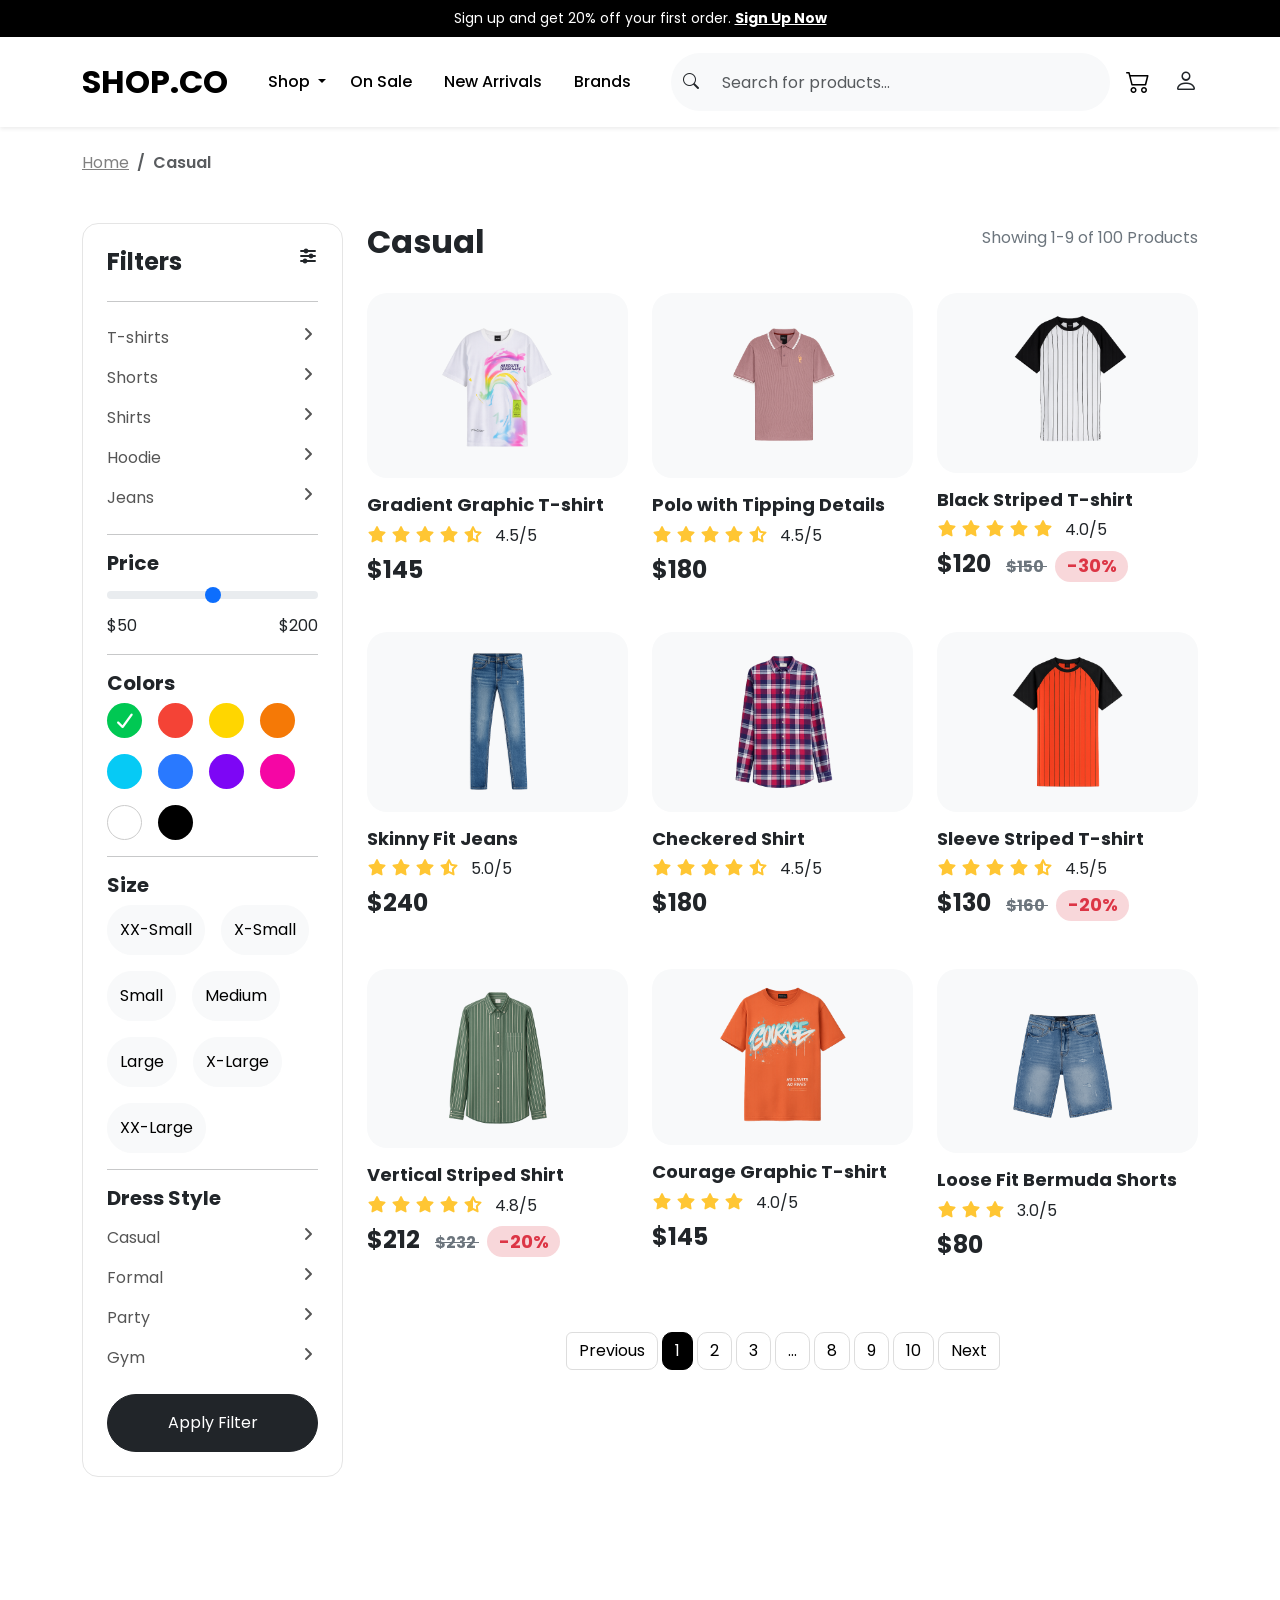
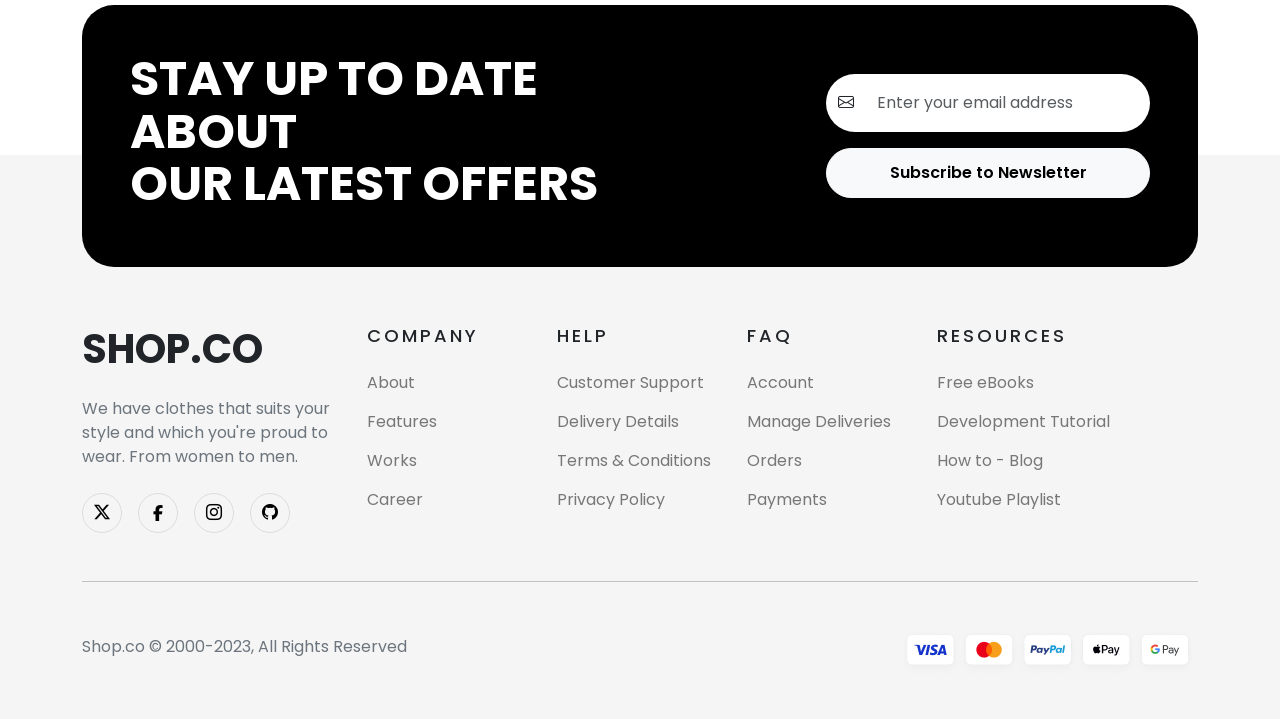
<file: category.html>
<!DOCTYPE html>

<html lang="en">


<head>

    <meta charset="UTF-8">

    <meta name="viewport" content="width=device-width, initial-scale=1.0">

    <link rel="stylesheet" href="./css/style.css">

    <link rel="stylesheet" href="./css/all.min.css">

    <link href="https://fonts.googleapis.com/css2?family=Poppins:wght@400;600&display=swap" rel="stylesheet">

    <link rel="stylesheet" href="https://cdn.jsdelivr.net/npm/bootstrap-icons@1.11.3/font/bootstrap-icons.min.css">
    <title>Document</title>

    <link href="https://cdn.jsdelivr.net/npm/bootstrap@5.3.8/dist/css/bootstrap.min.css" rel="stylesheet"
        integrity="sha384-sRIl4kxILFvY47J16cr9ZwB07vP4J8+LH7qKQnuqkuIAvNWLzeN8tE5YBujZqJLB" crossorigin="anonymous">

</head>



<body>

    <div class="top-bar bg-black text-white py-2 small text-center">
        Sign up and get 20% off your first order.
        <a href="signup.html" class="text-white fw-bold">Sign Up Now</a>
    </div>

    <nav class="navbar navbar-expand-lg bg-white py-3 shadow-sm">
        <div class="container">

            <a class="navbar-brand fw-bold fs-2" href="index.html">SHOP.CO</a>
            <div class="icons d-flex align-items-center gap-3 ms-auto d-lg-none">

                <a href="card.html">
                    <i class="bi bi-cart2 fs-4"></i>
                </a>

                <a href="#">
                    <i class="bi bi-person fs-4"></i>
                </a>

                 <button class="navbar-toggler" data-bs-toggle="collapse" data-bs-target="#menu">
                <span class="navbar-toggler-icon"></span>
            </button> 

            </div>

            <div class="collapse navbar-collapse" id="menu">

                <ul class="navbar-nav ms-lg-3">
                    <li class="nav-item dropdown">

                        <a class="nav-link me-2 fw-medium dropdown-toggle" href="#" role="button"
                            data-bs-toggle="dropdown" aria-expanded="false">

                            Shop

                        </a>

                        <ul class="dropdown-menu shadow border-0 rounded-4 mt-3">

                            <li><a class="dropdown-item me-3 py-2" href="product.html">Men</a></li>

                            <li><a class="dropdown-item py-2" href="#">Women</a></li>

                            <li><a class="dropdown-item py-2" href="#">Kids</a></li>

                            <li><a class="dropdown-item py-2" href="#">Accessories</a></li>

                            <li><a class="dropdown-item py-2" href="#">Shoes</a></li>

                        </ul>

                    </li>
                    <li class="nav-item  me-md-2 me-lg-3"><a class="nav-link fw-medium" href="index.html">On Sale</a></li>
                    <li class="nav-item  me-md-2 me-lg-3"><a class="nav-link fw-medium" href="index.html#New-Arrivals">New
                            Arrivals</a></li>
                    <li class="nav-item  me-md-2 me-lg-3"><a class="nav-link fw-medium" href="category.html">Brands</a>
                    </li>
                </ul>

                <form class="search-form mx-lg-3 flex-grow-1 position-relative">
                    <div class="input-group">
                        <span class="input-group-text bg-light border-0 rounded-start-pill">
                            <i class="bi bi-search"></i>
                        </span>

                        <input type="search" id="search" class="form-control bg-light border-0 rounded-end-pill"
                            placeholder="Search for products..." onkeyup="searchItems()">

                        <ul id="result" class="list-group position-absolute w-100 mt-5 "></ul>
                    </div>
                </form>


                <div class="icons d-none d-lg-flex justify-content-center align-items-center gap-4">

                    <a href="card.html"><i class="bi bi-cart2 fs-4"></i></a>

                    <i class="bi bi-person fs-4"></i>

                </div>

            </div>

        </div>
    </nav>
    <!-- -------------------------------------------------------------------------------------------------------------------------- -->


    <!-- Breadcrumb -->

    <div class="container mt-4">

        <nav>

            <ol class="breadcrumb">

                <li class="breadcrumb-item">
                    <a href="index.html">Home</a>
                </li>

                <li class="breadcrumb-item active">
                    Casual
                </li>

            </ol>

        </nav>

    </div>


    <!-- Main -->

    <section class="container my-5">

        <div class="row">

            <!-- Sidebar -->

            <div class="col-lg-3">

                <div class="border rounded-4 p-4">

                    <div class="d-flex justify-content-between">

                        <h4 class="fw-bold">
                            Filters
                        </h4>

                        <i class="fa-solid fa-sliders"></i>

                    </div>

                    <hr>

                    <ul class="list-unstyled">

                        <li class="d-flex justify-content-between py-2">
                            T-shirts
                            <i class="fa-solid fa-angle-right"></i>
                        </li>

                        <li class="d-flex justify-content-between py-2">
                            Shorts
                            <i class="fa-solid fa-angle-right"></i>
                        </li>

                        <li class="d-flex justify-content-between py-2">
                            Shirts
                            <i class="fa-solid fa-angle-right"></i>
                        </li>

                        <li class="d-flex justify-content-between py-2">
                            Hoodie
                            <i class="fa-solid fa-angle-right"></i>
                        </li>

                        <li class="d-flex justify-content-between py-2">
                            Jeans
                            <i class="fa-solid fa-angle-right"></i>
                        </li>

                    </ul>

                    <hr>

                    <h5 class="fw-bold">
                        Price
                    </h5>

                    <input type="range" class="form-range">

                    <div class="d-flex justify-content-between">

                        <span>$50</span>

                        <span>$200</span>

                    </div>

                    <hr>

                    <h5 class="fw-bold">
                        Colors
                    </h5>

                    <div class="colors d-flex flex-wrap gap-3">

                        <input type="radio" name="color" id="green" hidden checked>
                        <label for="green" class="color green">
                            <i class="fa-solid fa-check"></i>
                        </label>

                        <input type="radio" name="color" id="red" hidden>
                        <label for="red" class="color red">
                            <i class="fa-solid fa-check"></i>
                        </label>

                        <input type="radio" name="color" id="yellow" hidden>
                        <label for="yellow" class="color yellow">
                            <i class="fa-solid fa-check"></i>
                        </label>


                        <input type="radio" name="color" id="orange" hidden>
                        <label for="orange" class="color orange">
                            <i class="fa-solid fa-check"></i>
                        </label>

                        <input type="radio" name="color" id="Cyan" hidden>
                        <label for="Cyan" class="color Cyan">
                            <i class="fa-solid fa-check"></i>
                        </label>


                        <input type="radio" name="color" id="blue" hidden>
                        <label for="blue" class="color blue">
                            <i class="fa-solid fa-check"></i>
                        </label>

                        <input type="radio" name="color" id="Purple" hidden>
                        <label for="Purple" class="color Purple">
                            <i class="fa-solid fa-check"></i>
                        </label>

                        <input type="radio" name="color" id=" Pink " hidden>
                        <label for=" Pink " class="color  Pink ">
                            <i class="fa-solid fa-check"></i>
                        </label>

                        <input type="radio" name="color" id="white" hidden>
                        <label for="white" class="color white">
                            <i class="fa-solid fa-check"></i>
                        </label>

                        <input type="radio" name="color" id="black" hidden>
                        <label for="black" class="color black">
                            <i class="fa-solid fa-check"></i>
                        </label>



                    </div>

                    <hr>

                    <h5 class="fw-bold">
                        Size
                    </h5>

                    <div class="d-flex flex-wrap gap-3">

                        <button class="btn btn-light btn-size rounded-pill">
                            XX-Small
                        </button>

                        <button class="btn btn-light btn-size  rounded-pill">
                            X-Small
                        </button>

                        <button class="btn btn-light btn-size  rounded-pill">
                            Small
                        </button>

                        <button class="btn btn-light btn-size rounded-pill">
                            Medium
                        </button>

                        <button class="btn btn-light btn-size rounded-pill">
                            Large
                        </button>

                        <button class="btn btn-light btn-size rounded-pill">
                            X-Large
                        </button>

                        <button class="btn btn-light rounded-pill">
                            XX-Large
                        </button>

                    </div>

                    <hr>

                    <h5 class="fw-bold">
                        Dress Style
                    </h5>

                    <ul class="list-unstyled">

                        <li class="d-flex justify-content-between py-2">
                            Casual
                            <i class="fa-solid fa-angle-right"></i>
                        </li>

                        <li class="d-flex justify-content-between py-2">
                            Formal
                            <i class="fa-solid fa-angle-right"></i>
                        </li>

                        <li class="d-flex justify-content-between py-2">
                            Party
                            <i class="fa-solid fa-angle-right"></i>
                        </li>

                        <li class="d-flex justify-content-between py-2">
                            Gym
                            <i class="fa-solid fa-angle-right"></i>
                        </li>

                    </ul>

                    <button class="btn btn-dark w-100 rounded-pill py-3">

                        Apply Filter

                    </button>

                </div>

            </div>

            <!-- Products -->

            <div class="col-lg-9">

                <div class="d-flex justify-content-between align-items-center mb-4">

                    <h2 class="fw-bold">

                        Casual

                    </h2>

                    <p class="text-secondary">

                        Showing 1-9 of 100 Products

                    </p>

                </div>

                <div class="row g-4">
                    <!-- Product 1 -->

                    <div class="col-md-6 col-lg-4">

                        <div class="card border-0">
                            <div class="img-box">
                                <a href="product.html">
                                    <img src="images/product1.png" class="card-img-top rounded-4 bg-light p-3">
                                </a>
                            </div>

                            <div class="card-body px-0">

                                <h6 class="fw-bold">
                                    Gradient Graphic T-shirt
                                </h6>

                                <div class="text-warning mb-2">

                                    <i class="fa-solid fa-star"></i>
                                    <i class="fa-solid fa-star"></i>
                                    <i class="fa-solid fa-star"></i>
                                    <i class="fa-solid fa-star"></i>
                                    <i class="fa-solid fa-star-half-stroke"></i>

                                    <span class="text-dark ms-2">
                                        4.5/5
                                    </span>

                                </div>

                                <h5 class="fw-bold">

                                    $145

                                </h5>

                            </div>

                        </div>

                    </div>


                    <!-- Product 2 -->

                    <div class="col-md-6 col-lg-4">

                        <div class="card border-0">
                            <div class="img-box">
                                <a href="product.html">
                                    <img src="images/product2.png" class="card-img-top rounded-4 bg-light p-3">
                                </a>
                            </div>

                            <div class="card-body px-0">

                                <h6 class="fw-bold">
                                    Polo with Tipping Details
                                </h6>

                                <div class="text-warning mb-2">

                                    <i class="fa-solid fa-star"></i>
                                    <i class="fa-solid fa-star"></i>
                                    <i class="fa-solid fa-star"></i>
                                    <i class="fa-solid fa-star"></i>
                                    <i class="fa-solid fa-star-half-stroke"></i>

                                    <span class="text-dark ms-2">
                                        4.5/5
                                    </span>

                                </div>

                                <h5 class="fw-bold">

                                    $180

                                </h5>

                            </div>

                        </div>

                    </div>


                    <!-- Product 3 -->

                    <div class="col-md-6 col-lg-4">

                        <div class="card border-0">
                            <div class="img-box">
                                <a href="product.html">
                                    <img src="images/product3.png" class="card-img-top rounded-4 bg-light p-2">
                                </a>
                            </div>
                            <div class="card-body px-0">

                                <h6 class="fw-bold">
                                    Black Striped T-shirt
                                </h6>

                                <div class="text-warning mb-2">

                                    <i class="fa-solid fa-star"></i>
                                    <i class="fa-solid fa-star"></i>
                                    <i class="fa-solid fa-star"></i>
                                    <i class="fa-solid fa-star"></i>
                                    <i class="fa-solid fa-star"></i>


                                    <span class="text-dark ms-2">

                                        4.0/5

                                    </span>

                                </div>

                                <h5 class="fw-bold">

                                    $120

                                    <span class="text-decoration-line-through text-secondary fs-6 me-2">

                                        $150

                                    </span>

                                    <span class="badge bg-danger-subtle text-danger rounded-pill">

                                        -30%

                                    </span>

                                </h5>

                            </div>

                        </div>

                    </div>


                    <!-- Product 4 -->

                    <div class="col-md-6 col-lg-4">

                        <div class="card border-0">
                            <div class="img-box">
                                <a href="product.html">
                                    <img src="images/jeans.png.png" class="card-img-top rounded-4 bg-light p-2">
                                </a>
                            </div>
                            <div class="card-body px-0">

                                <h6 class="fw-bold">
                                    Skinny Fit Jeans
                                </h6>

                                <div class="text-warning mb-2">



                                    <i class="fa-solid fa-star"></i>
                                    <i class="fa-solid fa-star"></i>
                                    <i class="fa-solid fa-star"></i>
                                    <i class="fa-solid fa-star-half-stroke"></i>


                                    <span class="text-dark ms-2">

                                        5.0/5

                                    </span>

                                </div>

                                <h5 class="fw-bold">

                                    $240

                                </h5>

                            </div>

                        </div>

                    </div>


                    <!-- Product 5 -->

                    <div class="col-md-6 col-lg-4">

                        <div class="card border-0">
                            <div class="img-box">
                                <a href="product.html">
                                    <img src="images/shirt.png.png" class="card-img-top rounded-4 bg-light p-2">
                                </a>
                            </div>
                            <div class="card-body px-0">

                                <h6 class="fw-bold">

                                    Checkered Shirt

                                </h6>

                                <div class="text-warning mb-2">



                                    <i class="fa-solid fa-star"></i>
                                    <i class="fa-solid fa-star"></i>
                                    <i class="fa-solid fa-star"></i>
                                    <i class="fa-solid fa-star"></i>
                                    <i class="fa-solid fa-star-half-stroke"></i>


                                    <span class="text-dark ms-2">

                                        4.5/5

                                    </span>

                                </div>

                                <h5 class="fw-bold">

                                    $180

                                </h5>

                            </div>

                        </div>

                    </div>


                    <!-- Product 6 -->

                    <div class="col-md-6 col-lg-4">

                        <div class="card border-0">
                            <div class="img-box">
                                <a href="product.html">
                                    <img src="images/orange-shirt.png.png" class="card-img-top rounded-4 bg-light p-2">
                                </a>
                            </div>
                            <div class="card-body px-0">

                                <h6 class="fw-bold">

                                    Sleeve Striped T-shirt

                                </h6>

                                <div class="text-warning mb-2">

                                    <i class="fa-solid fa-star"></i>
                                    <i class="fa-solid fa-star"></i>
                                    <i class="fa-solid fa-star"></i>
                                    <i class="fa-solid fa-star"></i>
                                    <i class="fa-solid fa-star-half-stroke"></i>

                                    <span class="text-dark ms-2">

                                        4.5/5

                                    </span>

                                </div>

                                <h5 class="fw-bold">

                                    $130

                                    <span class="text-decoration-line-through text-secondary fs-6 me-2">

                                        $160

                                    </span>

                                    <span class="badge bg-danger-subtle text-danger rounded-pill">

                                        -20%

                                    </span>

                                </h5>

                            </div>

                        </div>

                    </div>
                    <!-- Product 7 -->

                    <div class="col-md-6 col-lg-4">

                        <div class="card border-0">
                            <div class="img-box">
                                <a href="product.html">
                                    <img src="images/green-shirt.png.png" class="card-img-top rounded-4 bg-light p-2"
                                        alt="Product">
                                </a>
                            </div>
                            <div class="card-body px-0">

                                <h6 class="fw-bold">
                                    Vertical Striped Shirt
                                </h6>

                                <div class="text-warning mb-2">

                                    <i class="fa-solid fa-star"></i>
                                    <i class="fa-solid fa-star"></i>
                                    <i class="fa-solid fa-star"></i>
                                    <i class="fa-solid fa-star"></i>
                                    <i class="fa-solid fa-star-half-stroke"></i>

                                    <span class="text-dark ms-2">4.8/5</span>

                                </div>

                                <h5 class="fw-bold">

                                    $212

                                    <span class="text-decoration-line-through text-secondary fs-6 me-2">
                                        $232
                                    </span>

                                    <span class="badge bg-danger-subtle text-danger rounded-pill">
                                        -20%
                                    </span>

                                </h5>

                            </div>

                        </div>

                    </div>


                    <!-- Product 8 -->

                    <div class="col-md-6 col-lg-4">

                        <div class="card border-0">
                            <div class="img-box">

                                <a href="product.html">
                                    <img src="images/orange-shirt.png (2).png"
                                        class="card-img-top rounded-4 bg-light p-1" alt="Product">
                                </a>
                            </div>
                            <div class="card-body px-0">

                                <h6 class="fw-bold">
                                    Courage Graphic T-shirt
                                </h6>

                                <div class="text-warning mb-2">

                                    <i class="fa-solid fa-star"></i>
                                    <i class="fa-solid fa-star"></i>
                                    <i class="fa-solid fa-star"></i>
                                    <i class="fa-solid fa-star"></i>

                                    <span class="text-dark ms-2">4.0/5</span>

                                </div>

                                <h5 class="fw-bold">$145</h5>

                            </div>

                        </div>

                    </div>


                    <!-- Product 9 -->

                    <div class="col-md-6 col-lg-4">

                        <div class="card border-0">
                            <div class="img-box">
                                <img src="images/shorts.png.png" class="card-img-top rounded-4 bg-light p-3"
                                    alt="Product">
                            </div>
                            <div class="card-body px-0">

                                <h6 class="fw-bold">
                                    Loose Fit Bermuda Shorts
                                </h6>

                                <div class="text-warning mb-2">

                                    <i class="fa-solid fa-star"></i>
                                    <i class="fa-solid fa-star"></i>
                                    <i class="fa-solid fa-star"></i>

                                    <span class="text-dark ms-2">3.0/5</span>

                                </div>

                                <h5 class="fw-bold">$80</h5>

                            </div>

                        </div>

                    </div>

                </div>

                <!-- Pagination -->

                <nav class="mt-5">

                    <ul class="pagination justify-content-center">

                        <li class="page-item">
                            <a class="page-link" href="#">Previous</a>
                        </li>

                        <li class="page-item active">
                            <a class="page-link" href="#">1</a>
                        </li>

                        <li class="page-item">
                            <a class="page-link" href="#">2</a>
                        </li>

                        <li class="page-item">
                            <a class="page-link" href="#">3</a>
                        </li>

                        <li class="page-item">
                            <a class="page-link" href="#">...</a>
                        </li>

                        <li class="page-item">
                            <a class="page-link" href="#">8</a>
                        </li>

                        <li class="page-item">
                            <a class="page-link" href="#">9</a>
                        </li>

                        <li class="page-item">
                            <a class="page-link" href="#">10</a>
                        </li>

                        <li class="page-item">
                            <a class="page-link" href="category.html">Next</a>
                        </li>

                    </ul>

                </nav>

            </div>

        </div>

    </section>

    <section class="newsletter p-5">

        <div class="container">


            <div class="bg-black rounded-5 p-4 p-lg-5">

                <div class="row align-items-center">

                    <div class="col-12 col-lg-6 text-center text-lg-start">

                        <h2 class="text-white fw-bold display-5">
                            STAY UP TO DATE ABOUT <br>
                            OUR LATEST OFFERS
                        </h2>

                    </div>

                    <div class="col-12 col-lg-4 ms-lg-auto mt-lg-0">

                        <div class="input-group mb-3">

                            <span class="input-group-text bg-white border-0 rounded-start-pill">
                                <i class="bi bi-envelope"></i>
                            </span>

                            <input type="email" class="form-control border-0 rounded-end-pill"
                                placeholder="Enter your email address">

                        </div>

                        <button class="btn btn-light rounded-pill w-100 fw-semibold py-2">
                            Subscribe to Newsletter
                        </button>

                    </div>

                </div>

            </div>

        </div>

    </section>


    <!-- Footer -->


    <footer class="footer">
        <div class="container">

            <div class="row gy-5">

                <!-- Logo -->

                <div class="end col-lg-3">

                    <h1 class="fw-bold">SHOP.CO</h1>

                    <p class="text-secondary mt-4">
                        We have clothes that suits your style and
                        which you're proud to wear.
                        From women to men.
                    </p>

                    <div class="d-flex gap-3 mt-4">

                        <a href="#" class="social-icon">
                            <i class="bi bi-twitter-x"></i>
                        </a>

                        <a href="#" class="social-icon active">
                            <i class="fa-brands fa-facebook-f"></i>
                        </a>

                        <a href="#" class="social-icon">
                            <i class="bi bi-instagram"></i>
                        </a>

                        <a href="#" class="social-icon">
                            <i class="bi bi-github"></i>
                        </a>

                    </div>

                </div>

                    <!-- Company -->

                <div class="col-lg-2 col-md-6 col-12">

                    <h5>COMPANY</h5>

                    <ul class="list-unstyled mt-4">

                        <li><a href="#">About</a></li>
                        <li><a href="#">Features</a></li>
                        <li><a href="#">Works</a></li>
                        <li><a href="#">Career</a></li>

                    </ul>

                </div>

                <!-- Help -->

                <div class="col-lg-2 col-md-6 col-12">

                    <h5>HELP</h5>

                    <ul class="list-unstyled mt-4">

                        <li><a href="#">Customer Support</a></li>
                        <li><a href="#">Delivery Details</a></li>
                        <li><a href="#">Terms & Conditions</a></li>
                        <li><a href="#">Privacy Policy</a></li>

                    </ul>

                </div>

                <!-- FAQ -->

                <div class="col-lg-2 col-md-6 col-12">

                    <h5>FAQ</h5>

                    <ul class="list-unstyled mt-4">

                        <li><a href="#">Account</a></li>
                        <li><a href="#">Manage Deliveries</a></li>
                        <li><a href="#">Orders</a></li>
                        <li><a href="#">Payments</a></li>

                    </ul>

                </div>

                <!-- Resources -->

                <div class="col-lg-3 col-md-6 col-12">

                    <h5>RESOURCES</h5>

                    <ul class="list-unstyled mt-4">

                        <li><a href="#">Free eBooks</a></li>
                        <li><a href="#">Development Tutorial</a></li>
                        <li><a href="#">How to - Blog</a></li>
                        <li><a href="#">Youtube Playlist</a></li>

                    </ul>

                </div>

            </div>


            <hr class="my-5">

            <div class="foot d-flex justify-content-between align-items-center flex-wrap">

                <p class="text-secondary">
                    Shop.co © 2000-2023, All Rights Reserved
                </p>

                <div class="d-flex gap-2">
                    <img src="images/Frame 53.png">

                </div>

            </div>

        </div>

    </footer>




  <script src="https://cdn.jsdelivr.net/npm/bootstrap@5.3.8/dist/js/bootstrap.bundle.min.js"></script>

</body>
</file>
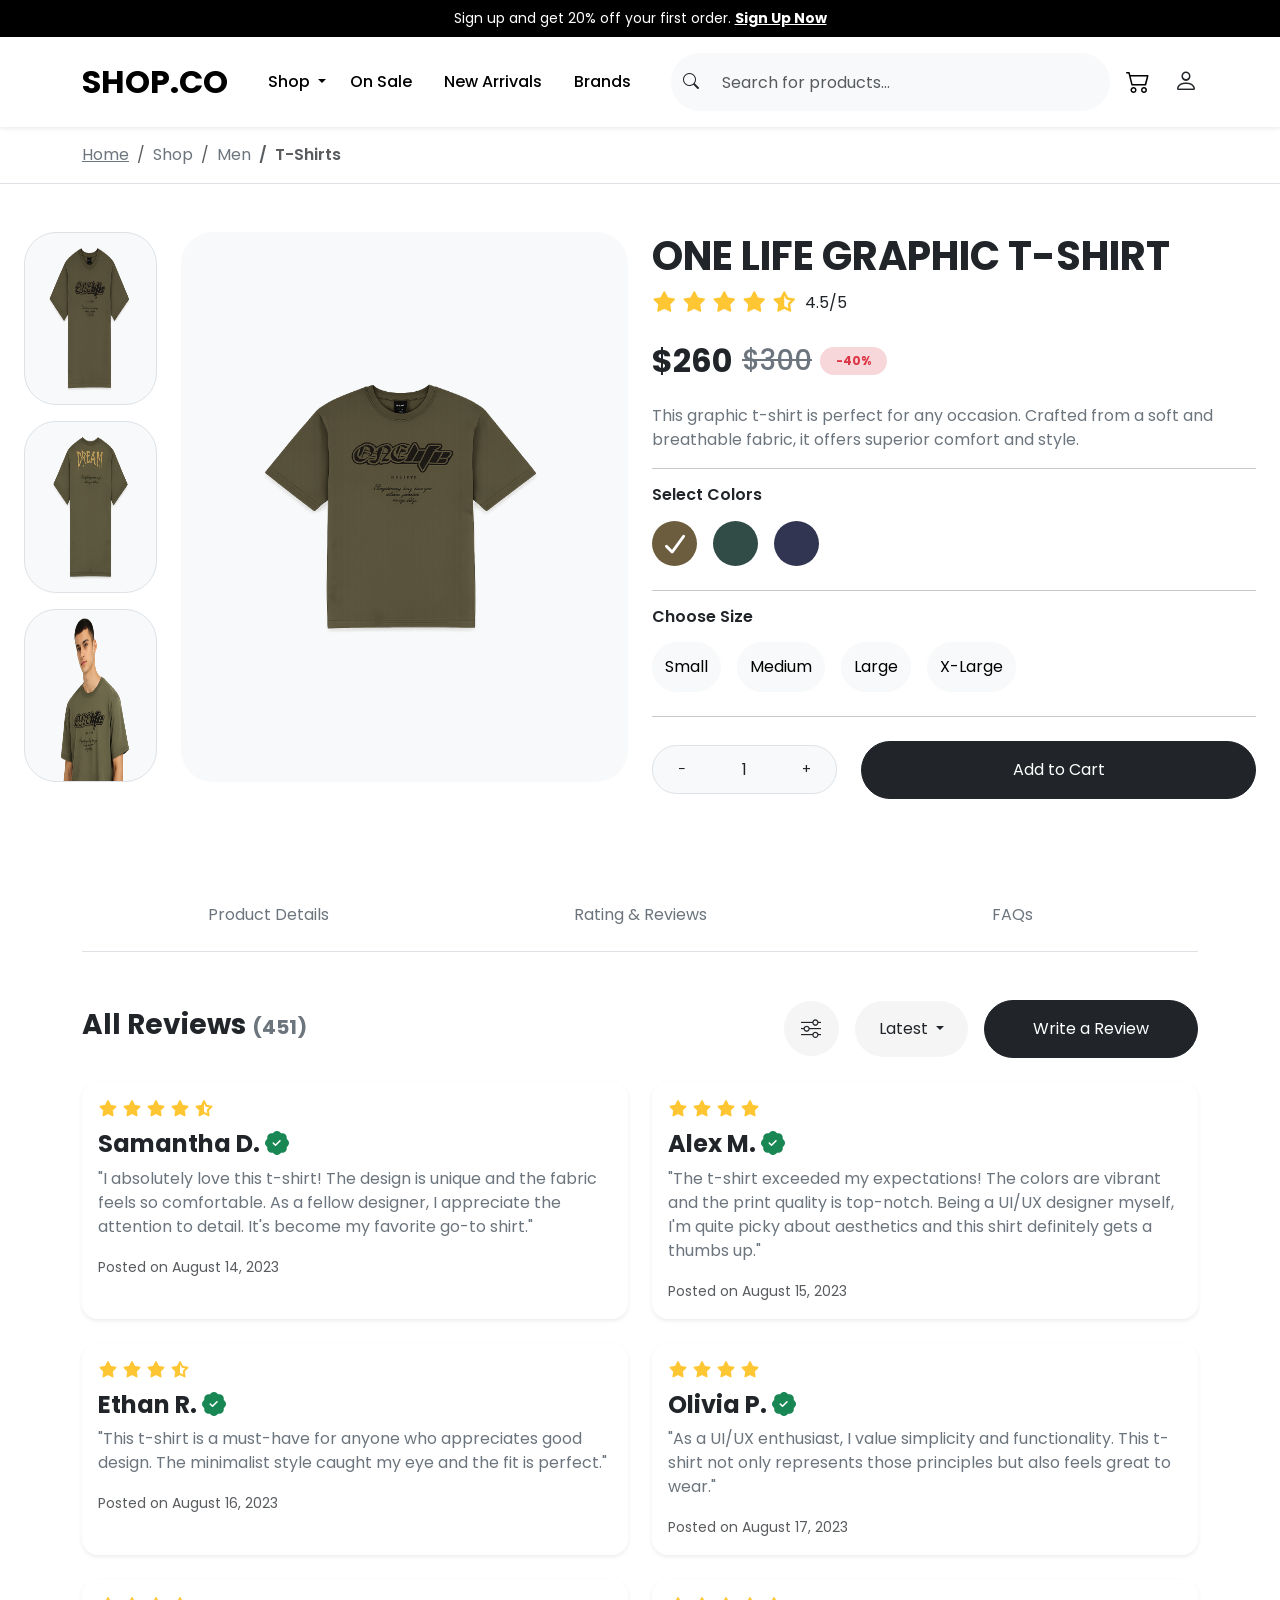
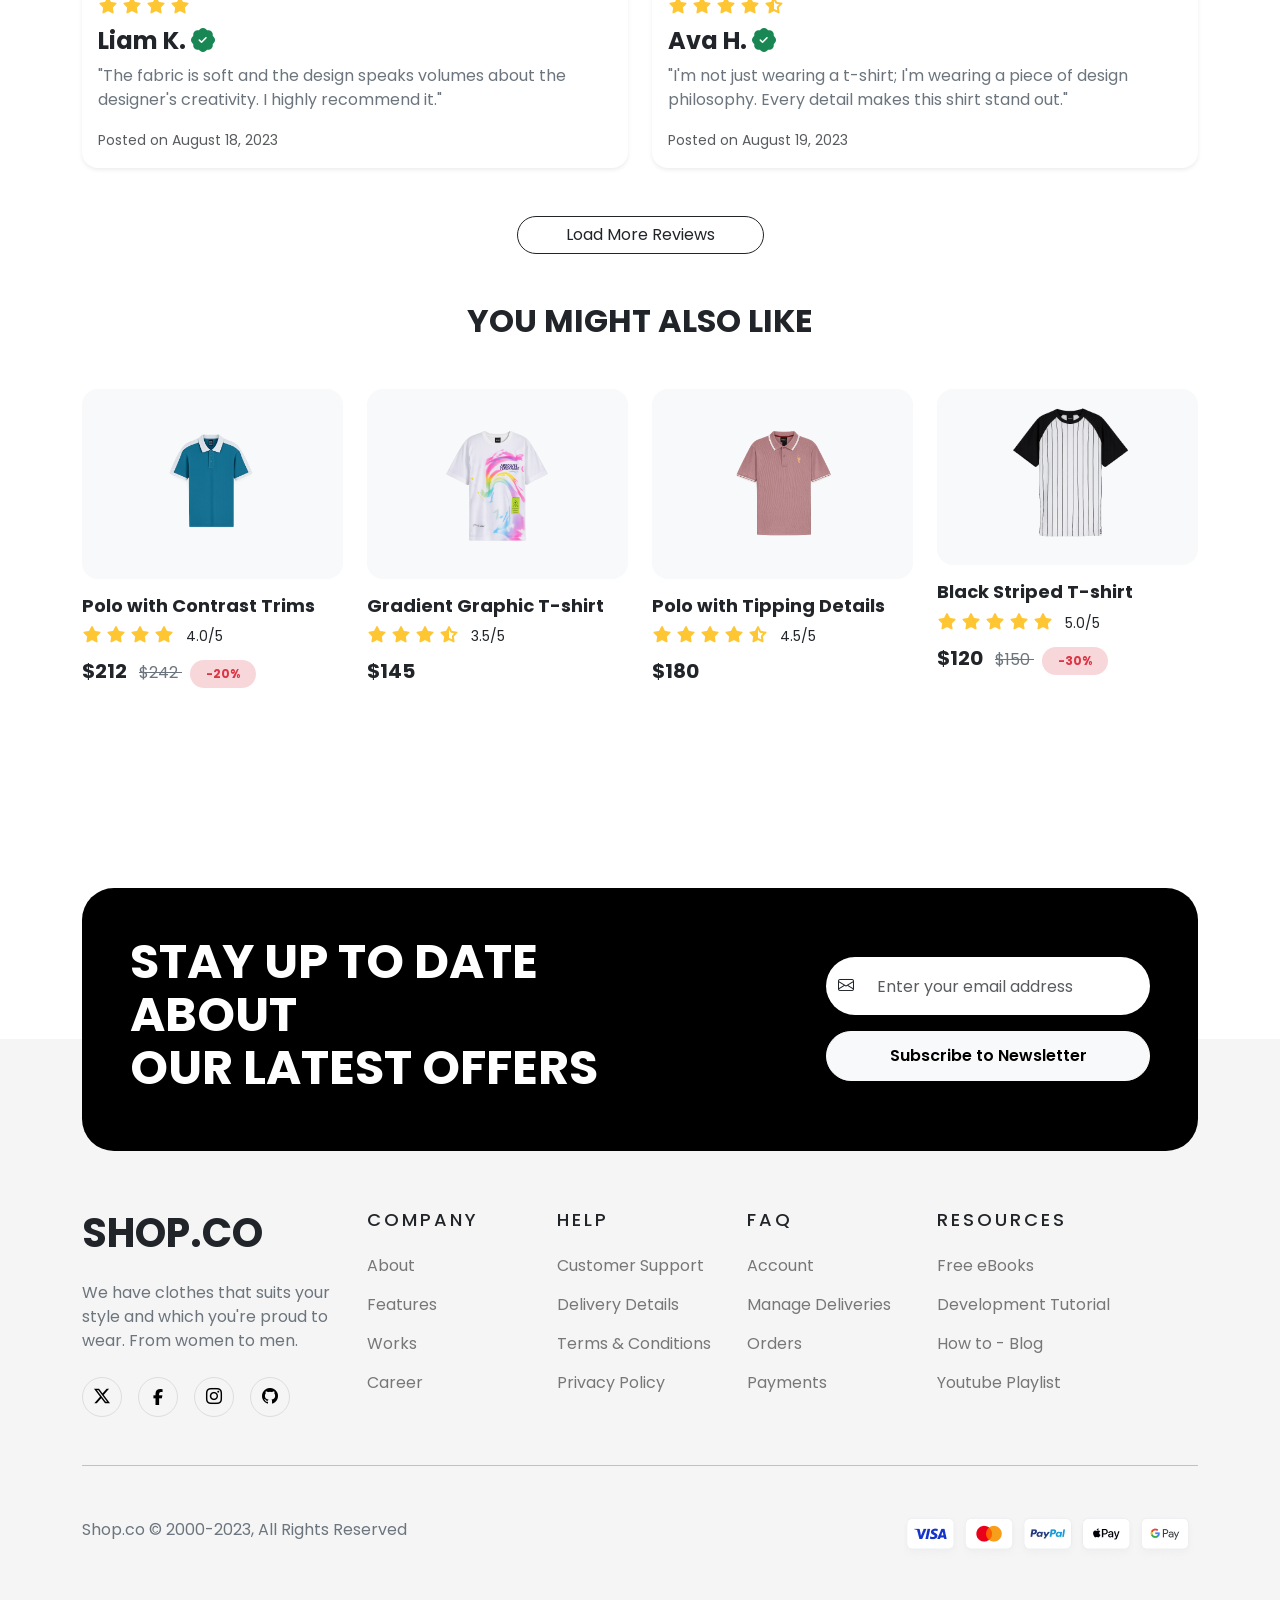
<file: product.html>
<!DOCTYPE html>

<html lang="en">



<head>

    <meta charset="UTF-8">

    <meta name="viewport" content="width=device-width, initial-scale=1.0">

    <link rel="stylesheet" href="./css/style.css">

    <link rel="stylesheet" href="./css/all.min.css">

    <link href="https://fonts.googleapis.com/css2?family=Poppins:wght@400;600&display=swap" rel="stylesheet">

    <link rel="stylesheet" href="https://cdn.jsdelivr.net/npm/bootstrap-icons@1.11.3/font/bootstrap-icons.min.css">

    <title>Document</title>

    <link href="https://cdn.jsdelivr.net/npm/bootstrap@5.3.8/dist/css/bootstrap.min.css" rel="stylesheet"
        integrity="sha384-sRIl4kxILFvY47J16cr9ZwB07vP4J8+LH7qKQnuqkuIAvNWLzeN8tE5YBujZqJLB" crossorigin="anonymous">



</head>



<body>

     <!-- Top Bar -->
    <div class="top-bar bg-black text-white py-2 small text-center">
        Sign up and get 20% off your first order.
        <a href="signup.html" class="text-white fw-bold">Sign Up Now</a>
    </div>

    <!-- Navbar -->
    <nav class="navbar navbar-expand-lg bg-white py-3 shadow-sm">
        <div class="container">

            <a class="navbar-brand fw-bold fs-2" href="index.html">SHOP.CO</a>
            <div class="icons d-flex align-items-center gap-3 ms-auto d-lg-none">

                <a href="card.html">
                    <i class="bi bi-cart2 fs-4"></i>
                </a>

                <a href="#">
                    <i class="bi bi-person fs-4"></i>
                </a>

                 <button class="navbar-toggler" data-bs-toggle="collapse" data-bs-target="#menu">
                <span class="navbar-toggler-icon"></span>
            </button> 

            </div>

            <div class="collapse navbar-collapse" id="menu">

                <ul class="navbar-nav ms-lg-3">
                    <li class="nav-item dropdown">

                        <a class="nav-link me-2 fw-medium dropdown-toggle" href="#" role="button"
                            data-bs-toggle="dropdown" aria-expanded="false">

                            Shop

                        </a>

                        <ul class="dropdown-menu shadow border-0 rounded-4 mt-3">

                            <li><a class="dropdown-item me-3 py-2" href="product.html">Men</a></li>

                            <li><a class="dropdown-item py-2" href="#">Women</a></li>

                            <li><a class="dropdown-item py-2" href="#">Kids</a></li>

                            <li><a class="dropdown-item py-2" href="#">Accessories</a></li>

                            <li><a class="dropdown-item py-2" href="#">Shoes</a></li>

                        </ul>

                    </li>
                    <li class="nav-item  me-md-2 me-lg-3"><a class="nav-link fw-medium" href="#">On Sale</a></li>
                    <li class="nav-item  me-md-2 me-lg-3"><a class="nav-link fw-medium" href="index.html#New-Arrivals">New
                            Arrivals</a></li>
                    <li class="nav-item  me-md-2 me-lg-3"><a class="nav-link fw-medium" href="category.html">Brands</a>
                    </li>
                </ul>

                <form class="search-form mx-lg-3 flex-grow-1 position-relative">
                    <div class="input-group">
                        <span class="input-group-text bg-light border-0 rounded-start-pill">
                            <i class="bi bi-search"></i>
                        </span>

                        <input type="search" id="search" class="form-control bg-light border-0 rounded-end-pill"
                            placeholder="Search for products..." onkeyup="searchItems()">

                        <ul id="result" class="list-group position-absolute w-100 mt-5 "></ul>
                    </div>
                </form>


                <div class="icons d-none d-lg-flex justify-content-center align-items-center gap-4">

                    <a href="card.html"><i class="bi bi-cart2 fs-4"></i></a>

                    <i class="bi bi-person fs-4"></i>

                </div>

            </div>

        </div>
    </nav>


    <section class="py-3 border-bottom">
        <div class="container">
            <nav aria-label="breadcrumb">
                <ol class="breadcrumb mb-0">
                    <li class="breadcrumb-item"><a href="index.html" class=" text-secondary">Home</a></li>
                    <li class="breadcrumb-item"><a href="#" class="text-decoration-none text-secondary">Shop</a></li>
                    <li class="breadcrumb-item"><a href="#" class="text-decoration-none text-secondary">Men</a></li>
                    <li class="breadcrumb-item active">T-Shirts</li>
                </ol>
            </nav>
        </div>
    </section>

    <!-- Product -->
    <section class="py-5">

        <div class="container-fluid px-4 px-xxl-5">

     
            <div class="row g-4 align-items-start">


                <!-- Images -->

                <div class="col-12 col-xl-6">


                    <div class="row align-items-stretch">

                        <!-- Small Images -->

                        <div class="col-3 d-flex flex-column">



                            <div class="border rounded bg-light rounded-5 small-image flex-grow-1 mb-3">
                                <img src="images/main-shirt.png" class="img-fluid h-100">
                            </div>


                            <div class="border rounded bg-light rounded-5 small-image flex-grow-1 mb-3">
                                <img src="images/shirt2.png" class="img-fluid h-100">
                            </div>


                            <div class="border rounded bg-light rounded-5 small-img flex-grow-1">
                                <img src="images/shirt3.png" class="img-fluid h-100 w-100">
                            </div>

                        </div>

                        <!-- Main Image -->
                        <div class="col-9">
                            <div class="main-img bg-light rounded-5 text-center">

                                <img src="images/main-shirt.png" class="img-fluid  rounded-5 ">

                            </div>
                        </div>

                    </div>

                </div>

                <!-- Product Details -->

                <div class="col-12 col-xl-6 mt-4">

                    <h1 class="fw-bold display-6">
                        ONE LIFE GRAPHIC T-SHIRT
                    </h1>

                    <div class="d-flex align-items-center mb-3">


                        <div class="text-warning mb-2 fs-5">

                            <i class="fa-solid fa-star"></i>
                            <i class="fa-solid fa-star"></i>
                            <i class="fa-solid fa-star"></i>
                            <i class="fa-solid fa-star"></i>
                            <i class="fa-solid fa-star-half-stroke"></i>
                        </div>

                        <span class="ms-2 mb-2">
                            4.5/5
                        </span>

                    </div>

                    <!-- Price -->

                    <div class="d-flex align-items-center mb-3">

                        <h2 class="fw-bold">
                            $260
                        </h2>

                        <h3 class="text-decoration-line-through text-secondary me-2">
                            $300
                        </h3>

                        <span class="discount badge rounded-pill bg-danger-subtle text-danger px-3 py-2 mb-2">
                            -40%
                        </span>

                    </div>

                   

                    <p class="text-secondary">

                        This graphic t-shirt is perfect for any occasion.
                        Crafted from a soft and breathable fabric,
                        it offers superior comfort and style.

                    </p>

                    <hr>
               
                    <h6 class="fw-semibold mb-3">Select Colors</h6>

                    <div class="colors d-flex flex-wrap gap-3 mb-4">

                        <input type="radio" name="color-product" id="Olive-Brown" hidden checked>
                        <label for="Olive-Brown" class="color colored-product Olive-Brown">
                            <i class="fa-solid fa-check"></i>
                        </label>

                        <input type="radio" name="color-product" id="Dark-Teal" hidden>
                        <label for="Dark-Teal" class="color colored-product Dark-Teal">
                            <i class="fa-solid fa-check"></i>
                        </label>

                        <input type="radio" name="color-product" id="Navy-Blue" hidden>
                        <label for="Navy-Blue" class=" color colored-product Navy-Blue">
                            <i class="fa-solid fa-check"></i>
                        </label>


                    </div>

                    <hr>

                  

                    <h6 class="fw-semibold mb-3">Choose Size</h6>

                    <div class="d-flex flex-wrap gap-3 mb-4">

                        <button class="btn btn-light btn-size rounded-pill">
                            Small
                        </button>

                        <button class="btn btn-light btn-size rounded-pill">
                            Medium
                        </button>

                        <button class="btn btn-light btn-size rounded-pill">
                            Large
                        </button>

                        <button class="btn btn-light btn-size rounded-pill">
                            X-Large
                        </button>
                    </div>

                    <hr>

                    <div class="row align-items-center mt-4">

                        <div class="col-md-4">

                            <div
                                class="d-flex justify-content-between align-items-center border rounded-pill px-3 py-2 bg-light">

                                <button class="btn btn-sm" >−</button>

                                <span>1</span>

                                <button class="btn btn-sm">+</button>

                            </div>

                        </div>

                        <div class="col-md-8 mt-3 mt-md-0">

                            <button class="btn btn-dark w-100 rounded-pill py-3">
                                Add to Cart
                            </button>

                        </div>

                    </div>

                </div>
            </div>
        </div>
    </section>


    <div class="container mt-5">

        <ul class="nav nav-justified border-bottom">

            <li class="nav-item links">
                <a class="nav-link text-secondary" href="#">
                    Product Details
                </a>
            </li>

            <li class="nav-item links">
                <a class="nav-link text-secondary" href="#">
                    Rating & Reviews
                </a>
            </li>

            <li class="nav-item links">
                <a class="nav-link text-secondary" href="#">
                    FAQs
                </a>
            </li>

        </ul>

        <br><br>

      

        <div class="d-flex justify-content-between align-items-center mb-4">

            <h3 class="fw-bold">
                All Reviews <span class="text-secondary fs-5">(451)</span>
            </h3>

            <div class="d-flex justify-content-between align-items-center flex-wrap gap-3">

              
                <div class="d-flex align-items-center gap-3">

                 
                    <button
                        class="btn rounded-circle bg-light border-0 d-flex justify-content-center align-items-center"
                        style="width:55px; height:55px;">
                        <i class="bi bi-sliders fs-5 text-dark"></i>
                    </button>

                    <!-- Dropdown -->
                    <div class="dropdown">
                        <button class="btn bg-light rounded-pill px-4 py-3 border-0 dropdown-toggle" type="button"
                            data-bs-toggle="dropdown">
                            Latest
                        </button>

                        <ul class="dropdown-menu">
                            <li><a class="dropdown-item" href="#">Latest</a></li>
                            <li><a class="dropdown-item" href="#">Newest</a></li>
                            <li><a class="dropdown-item" href="#">Oldest</a></li>
                        </ul>
                    </div>

                </div>

                <!-- Right Side -->
                <button class="btn btn-dark rounded-pill px-5 py-3">
                    Write a Review
                </button>

            </div>

        </div>

        <!-- Reviews -->

        <div class="row g-4">

            <!-- Review 1 -->
            <div class="col-lg-6">
                <div class="card border-0 shadow-sm rounded-4 h-100">

                    <div class="card-body">

                        <div class="text-warning mb-2">

                            <i class="fa-solid fa-star"></i>
                            <i class="fa-solid fa-star"></i>
                            <i class="fa-solid fa-star"></i>
                            <i class="fa-solid fa-star"></i>
                            <i class="fa-solid fa-star-half-stroke"></i>
                        </div>


                        <h5 class="fw-bold">
                            Samantha D.
                            <i class="bi bi-patch-check-fill text-success"></i>
                        </h5>

                        <p class="text-secondary">
                            "I absolutely love this t-shirt! The design is unique
                            and the fabric feels so comfortable. As a fellow
                            designer, I appreciate the attention to detail.
                            It's become my favorite go-to shirt."
                        </p>

                        <small class="text-muted">
                            Posted on August 14, 2023
                        </small>

                    </div>
                </div>
            </div>

            <!-- Review 2 -->

            <div class="col-lg-6">
                <div class="card border-0 shadow-sm rounded-4 h-100">

                    <div class="card-body">
                        <div class="text-warning mb-2">

                            <i class="fa-solid fa-star"></i>
                            <i class="fa-solid fa-star"></i>
                            <i class="fa-solid fa-star"></i>
                            <i class="fa-solid fa-star"></i>
                        </div>

                        <h5 class="fw-bold">
                            Alex M.
                            <i class="bi bi-patch-check-fill text-success"></i>
                        </h5>

                        <p class="text-secondary">
                            "The t-shirt exceeded my expectations!
                            The colors are vibrant and the print quality
                            is top-notch. Being a UI/UX designer myself,
                            I'm quite picky about aesthetics and this shirt
                            definitely gets a thumbs up."
                        </p>

                        <small class="text-muted">
                            Posted on August 15, 2023
                        </small>

                    </div>
                </div>
            </div>

            <!-- Review 3 -->

            <div class="col-lg-6">

                <div class="card border-0 shadow-sm rounded-4 h-100">

                    <div class="card-body">

                        <div class="text-warning mb-2">

                            <i class="fa-solid fa-star"></i>
                            <i class="fa-solid fa-star"></i>
                            <i class="fa-solid fa-star"></i>
                            <i class="fa-solid fa-star-half-stroke"></i>
                        </div>

                        <h5 class="fw-bold">
                            Ethan R.
                            <i class="bi bi-patch-check-fill text-success"></i>
                        </h5>

                        <p class="text-secondary">
                            "This t-shirt is a must-have for anyone
                            who appreciates good design.
                            The minimalist style caught my eye
                            and the fit is perfect."
                        </p>

                        <small class="text-muted">
                            Posted on August 16, 2023
                        </small>

                    </div>

                </div>

            </div>

            <!-- Review 4 -->

            <div class="col-lg-6">

                <div class="card border-0 shadow-sm rounded-4 h-100">

                    <div class="card-body">

                        <div class="text-warning mb-2">

                            <i class="fa-solid fa-star"></i>
                            <i class="fa-solid fa-star"></i>
                            <i class="fa-solid fa-star"></i>
                            <i class="fa-solid fa-star"></i>
                        </div>

                        <h5 class="fw-bold">
                            Olivia P.
                            <i class="bi bi-patch-check-fill text-success"></i>
                        </h5>

                        <p class="text-secondary">
                            "As a UI/UX enthusiast,
                            I value simplicity and functionality.
                            This t-shirt not only represents those principles
                            but also feels great to wear."
                        </p>

                        <small class="text-muted">
                            Posted on August 17, 2023
                        </small>

                    </div>

                </div>

            </div>

            <!-- Review 5 -->

            <div class="col-lg-6">

                <div class="card border-0 shadow-sm rounded-4 h-100">

                    <div class="card-body">

                        <div class="text-warning mb-2">

                            <i class="fa-solid fa-star"></i>
                            <i class="fa-solid fa-star"></i>
                            <i class="fa-solid fa-star"></i>
                            <i class="fa-solid fa-star"></i>
                        </div>

                        <h5 class="fw-bold">
                            Liam K.
                            <i class="bi bi-patch-check-fill text-success"></i>
                        </h5>

                        <p class="text-secondary">
                            "The fabric is soft and the design speaks
                            volumes about the designer's creativity.
                            I highly recommend it."
                        </p>

                        <small class="text-muted">
                            Posted on August 18, 2023
                        </small>

                    </div>

                </div>

            </div>

            <!-- Review 6 -->

            <div class="col-lg-6">

                <div class="card border-0 shadow-sm rounded-4 h-100">

                    <div class="card-body">

                        <div class="text-warning mb-2">

                            <i class="fa-solid fa-star"></i>
                            <i class="fa-solid fa-star"></i>
                            <i class="fa-solid fa-star"></i>
                            <i class="fa-solid fa-star"></i>
                            <i class="fa-solid fa-star-half-stroke"></i>
                        </div>

                        <h5 class="fw-bold">
                            Ava H.
                            <i class="bi bi-patch-check-fill text-success"></i>
                        </h5>

                        <p class="text-secondary">
                            "I'm not just wearing a t-shirt;
                            I'm wearing a piece of design philosophy.
                            Every detail makes this shirt stand out."
                        </p>

                        <small class="text-muted">
                            Posted on August 19, 2023
                        </small>

                    </div>

                </div>

            </div>

        </div>

        <!-- Button -->

        <div class="text-center mt-5">

            <button class="btn btn-outline-dark rounded-pill px-5">
                Load More Reviews
            </button>

        </div>

    </div>
    </section>
    <!-- You Might Also Like -->
    <section class="py-5">
        <div class="container">

            <h2 class="text-center fw-bold mb-5">
                YOU MIGHT ALSO LIKE
            </h2>

            <div class="row g-4">

                <!-- Product 1 -->
                <div class="col-lg-3 col-md-6">

                    <div class="card border-0">

                        <img src="images/Polo.png" class="card-img-top bg-light rounded-4 p-4" alt="">

                        <div class="card-body px-0">

                            <h6 class="fw-bold">
                                Polo with Contrast Trims
                            </h6>

                            <div class="text-warning mb-2">

                                <i class="fa-solid fa-star"></i>
                                <i class="fa-solid fa-star"></i>
                                <i class="fa-solid fa-star"></i>
                                <i class="fa-solid fa-star"></i>
                                <small class="text-dark ms-2">4.0/5</small>
                            </div>

                            <div class="mt-2">

                                <span class="fw-bold fs-5">
                                    $212
                                </span>

                                <span class="text-decoration-line-through text-secondary ms-2">
                                    $242
                                </span>

                                <span
                                    class="discount badge rounded-pill bg-danger-subtle text-danger px-3 py-2 mb-2 ms-2">
                                    -20%
                                </span>

                            </div>

                        </div>

                    </div>

                </div>

                <!-- Product 2 -->

                <div class="col-lg-3 col-md-6">

                    <div class="card border-0">

                        <img src="images/product1.png" class="card-img-top bg-light rounded-4 p-4" alt="">

                        <div class="card-body px-0">

                            <h6 class="fw-bold">
                                Gradient Graphic T-shirt
                            </h6>

                            <div class="text-warning mb-2">

                                <i class="fa-solid fa-star"></i>
                                <i class="fa-solid fa-star"></i>
                                <i class="fa-solid fa-star"></i>
                                <i class="fa-solid fa-star-half-stroke"></i>
                                <small class="text-dark ms-2">3.5/5</small>
                            </div>

                            <div class="mt-2">

                                <span class="fw-bold fs-5">
                                    $145
                                </span>

                            </div>

                        </div>

                    </div>

                </div>

                <!-- Product 3 -->

                <div class="col-lg-3 col-md-6">

                    <div class="card border-0">

                        <img src="images/product2.png" class="card-img-top bg-light rounded-4 p-4" alt="">

                        <div class="card-body px-0">

                            <h6 class="fw-bold">
                                Polo with Tipping Details
                            </h6>

                            <div class="text-warning mb-2">

                                <i class="fa-solid fa-star"></i>
                                <i class="fa-solid fa-star"></i>
                                <i class="fa-solid fa-star"></i>
                                <i class="fa-solid fa-star"></i>
                                <i class="fa-solid fa-star-half-stroke"></i>
                                <small class="text-dark ms-2">4.5/5</small>
                            </div>

                            <div class="mt-2">

                                <span class="fw-bold fs-5">
                                    $180
                                </span>

                            </div>

                        </div>

                    </div>

                </div>

                <!-- Product 4 -->

                <div class="col-lg-3 col-md-6">

                    <div class="card border-0">

                        <img src="images/product3.png" class="card-img-top bg-light rounded-4 p-1" alt="">

                        <div class="card-body px-0">

                            <h6 class="fw-bold">
                                Black Striped T-shirt
                            </h6>

                            <div class="text-warning mb-2 ">

                                <i class="fa-solid fa-star"></i>
                                <i class="fa-solid fa-star"></i>
                                <i class="fa-solid fa-star"></i>
                                <i class="fa-solid fa-star"></i>
                                <i class="fa-solid fa-star"></i>
                                <small class="text-dark ms-2">5.0/5</small>
                            </div>

                            <div class="mt-2">

                                <span class="fw-bold fs-5">
                                    $120
                                </span>

                                <span class="text-decoration-line-through text-secondary ms-2">
                                    $150
                                </span>

                                <span
                                    class="discount badge rounded-pill bg-danger-subtle text-danger px-3 py-2 mb-2 ms-2">
                                    -30%
                                </span>

                            </div>

                        </div>

                    </div>

                </div>

            </div>

        </div>
    </section>
    <!-- ------------------------------------------------------------------------------------------------------------------------------------------ -->
    <section class="newsletter p-5">

        <div class="container">


            <div class="bg-black rounded-5 p-4 p-lg-5">

                <div class="row align-items-center">

                    <div class="col-12 col-lg-6 text-center text-lg-start">

                        <h2 class="text-white fw-bold display-5">
                            STAY UP TO DATE ABOUT <br>
                            OUR LATEST OFFERS
                        </h2>

                    </div>

                    <div class="col-12 col-lg-4 ms-lg-auto mt-lg-0">

                        <div class="input-group mb-3">

                            <span class="input-group-text bg-white border-0 rounded-start-pill">
                                <i class="bi bi-envelope"></i>
                            </span>

                            <input type="email" class="form-control border-0 rounded-end-pill"
                                placeholder="Enter your email address">

                        </div>

                        <button class="btn btn-light rounded-pill w-100 fw-semibold py-2">
                            Subscribe to Newsletter
                        </button>

                    </div>

                </div>

            </div>

        </div>

    </section>


    <!-- Footer -->


    <footer class="footer">
        <div class="container">

            <div class="row gy-5">

                <!-- Logo -->

                <div class="end col-lg-3">

                    <h1 class="fw-bold">SHOP.CO</h1>

                    <p class="text-secondary mt-4">
                        We have clothes that suits your style and
                        which you're proud to wear.
                        From women to men.
                    </p>

                    <div class="d-flex gap-3 mt-4">

                        <a href="#" class="social-icon">
                            <i class="bi bi-twitter-x"></i>
                        </a>

                        <a href="#" class="social-icon active">
                            <i class="fa-brands fa-facebook-f"></i>
                        </a>

                        <a href="#" class="social-icon">
                            <i class="bi bi-instagram"></i>
                        </a>

                        <a href="#" class="social-icon">
                            <i class="bi bi-github"></i>
                        </a>

                    </div>

                </div>

                     <!-- Company -->

                <div class="col-lg-2 col-md-6 col-12">

                    <h5>COMPANY</h5>

                    <ul class="list-unstyled mt-4">

                        <li><a href="#">About</a></li>
                        <li><a href="#">Features</a></li>
                        <li><a href="#">Works</a></li>
                        <li><a href="#">Career</a></li>

                    </ul>

                </div>

                <!-- Help -->

                <div class="col-lg-2 col-md-6 col-12">

                    <h5>HELP</h5>

                    <ul class="list-unstyled mt-4">

                        <li><a href="#">Customer Support</a></li>
                        <li><a href="#">Delivery Details</a></li>
                        <li><a href="#">Terms & Conditions</a></li>
                        <li><a href="#">Privacy Policy</a></li>

                    </ul>

                </div>

                <!-- FAQ -->

                <div class="col-lg-2 col-md-6 col-12">

                    <h5>FAQ</h5>

                    <ul class="list-unstyled mt-4">

                        <li><a href="#">Account</a></li>
                        <li><a href="#">Manage Deliveries</a></li>
                        <li><a href="#">Orders</a></li>
                        <li><a href="#">Payments</a></li>

                    </ul>

                </div>

                <!-- Resources -->

                <div class="col-lg-3 col-md-6 col-12">

                    <h5>RESOURCES</h5>

                    <ul class="list-unstyled mt-4">

                        <li><a href="#">Free eBooks</a></li>
                        <li><a href="#">Development Tutorial</a></li>
                        <li><a href="#">How to - Blog</a></li>
                        <li><a href="#">Youtube Playlist</a></li>

                    </ul>

                </div>

            </div>

            <hr class="my-5">

            <div class="foot d-flex justify-content-between align-items-center flex-wrap">

                <p class="text-secondary">
                    Shop.co © 2000-2023, All Rights Reserved
                </p>

                <div class="d-flex gap-2">
                    <img src="images/Frame 53.png">

                </div>

            </div>

        </div>

    </footer>




    <script src="https://cdn.jsdelivr.net/npm/bootstrap@5.3.8/dist/js/bootstrap.bundle.min.js"></script>
    



</body>
</file>
<file: css/style.css>
* {
    margin: 0;
    padding: 0;
    box-sizing: border-box;
    font-family: 'Poppins', sans-serif;
}

.icons i {
    cursor: pointer;
    transition: .3s;
}

.icons a {
    color: #000;
}

.icons i:hover {
    color: #666;
}

.navbar-nav .nav-link {
    color: #000;
    transition: .3s;
}

.navbar-nav .nav-link:hover {
    color: #666;
}

.hero {
    padding: 90px 0;
    background: url("../images/hero-bg.png.png") no-repeat #F2F0F1;
    background-size: contain;
    background-position: right bottom;
}


.hero h1 {
    font-size: 64px;
    line-height: 1;

}

.stats h2 {
    font-size: 38px;

}

@media(max-width:1200px) {
    .hero {
        background-position: right -50px bottom;
        padding: 40px 0;
    }

    .hero h1 {
        font-size: 58px;

    }

    .brands div {
        font-size: 20px;
    }
}


@media(max-width:992px) {

    .hero {
        background-image: none;
        text-align: center;
        padding: 50px 20px;
    }



    .hero h1 {
        font-size: 42px;
    }

    .stats {
        text-align: center;
    }
    

}

@media (max-width: 450px) {
    .brands img {
        max-width: 110px;
    }
}

/*-----------------------------------------------------------------*/
@media(max-width:576px) {


    .card {
        text-align: center;
    }

    .d-flex {
        justify-content: center;
    }
}

/*----------------------------------------------------------------*/
.product-img {
    background: #F2F0F1;
    height: 290px;
    transition: .3s;
    cursor: pointer;
}

.product-img img {

    transition: .4s;
}

.product-img:hover img {
    transform: scale(1.08);
}

@media (max-width:768px) {

    .product-img {
        height: 200px;
    }

    .product-img img {
        max-height: 170px;
    }

    .view-btn {
        width: 100%;
    }

}
 @media (max-width: 450px) {
    .card {
       
          padding: 20px;
}
}

/* ------------------------------------------------------------------------------------------------ */
.dress-style {
    padding: 70px 0;
}

.dress-box {
    background: #F2F0F1;
    border-radius: 30px;
}

.title {
    font-size: 48px;
    font-weight: 900;
}

.style-card {
    background: #FAF8F8;
    border-radius: 20px;
    height: 290px;
    position: relative;
    overflow: hidden;
}

.style-card h3 {
    position: absolute;
    top: 25px;
    left: 25px;
    font-size: 34px;
    font-weight: 700;
    z-index: 2;
}

.style-card img {
    object-fit: cover;
    object-position: center;
}

@media (max-width:991px) {

    .title {
        font-size: 35px;
    }

    .style-card {
        height: 250px;
    }

    .style-card h3 {
        font-size: 28px;
    }

}

@media (max-width:768px) {

    .title {
        font-size: 28px;
    }

    .style-card {
        height: 220px;
    }

    .style-card h3 {
        font-size: 24px;
        top: 20px;
        left: 20px;
    }

    .party img {
        height: 100%;
    }

    .formal img {
        height: 100%;
    }

}

/* ---------------------------------------------------------------------------------------------------------------------------------- */

.review-card {

    border: 1px solid #E7E7E7;
    border-radius: 20px;
    padding: 30px;
    height: 100%;
    transition: .3s;
    background: #fff;

}

.review-card:hover {
    transform: translateY(-8px);
    box-shadow: 0 10px 15px rgba(0, 0, 0, 0.052);
    border-radius: 85px;


}

.stars {

    color: #FFC633;
    font-size: 22px;
}


@media(max-width:992px) {

    .review-card {
        margin-bottom: 20px;
    }
}

/* ------------------------------------------------------------------------------------------------ */

.newsletter {
    margin-top: 80px;
}

.newsletter .bg-black {
    border-radius: 25px;
    position: relative;
    z-index: 2;
}

.newsletter h2 {
    font-weight: 900;
    line-height: 1.1;
}

.form-control {
    height: 50px;
}

.btn-light {
    height: 50px;
    font-weight: 600;
}

.footer {
    background: #f5f5f5;
    margin-top: -160px;
    padding-top: 170px;
    padding-bottom: 40px;
}

.footer h1 {
    font-weight: 900;
}

.footer h5 {
    letter-spacing: 3px;
    font-size: 18px;
    margin-bottom: 20px;
}

.footer ul li {
    margin-bottom: 15px;
}

.footer ul li a {
    text-decoration: none;
    color: #777;
    transition: .3s;
}

.footer ul li a:hover {
    color: #000;
}

.social-icon {

    width: 40px;
    height: 40px;
    border: 1px solid #ddd;
    border-radius: 50%;
    display: flex;
    justify-content: center;
    align-items: center;
    text-decoration: none;
    color: #000;
    transition: .3s;

}

.social-icon:hover {

    background: #000;
    color: #fff;

}

@media(max-width:768px) {

    .newsletter h2 {

        font-size: 30px;
        margin-bottom: 30px;

    }

    .footer {

        text-align: center;

    }

    .end .d-flex {
        justify-content: center !important;
    }

    .foot .d-flex {

        justify-content: space-between !important;

    }
}

@media(max-width:450px) {

 .newsletter h2 {

        font-size: 22px;
        margin-bottom: 18px;

    }
    .newsletter input::placeholder {
        font-size: 11px;
    }

    .newsletter button {
        font-size: 15px;
    }

    .footer .d-flex {
        justify-content: center !important;

    }

}

/* ----------------------------------------------------------------------------------------------------------- */


.breadcrumb-item a {
    color: gray;
}

.breadcrumb-item.active {
    color: black;
    font-weight: 600;
}


.border.rounded-4 {
    border: 1px solid #E5E5E5 !important;
}

.list-unstyled li {
    cursor: pointer;
    color: #555;
    transition: .3s;
}

.list-unstyled li:hover {
    color: black;
    font-weight: 600;
}

.form-range::-webkit-slider-thumb {
    background: black;
}

.form-range::-moz-range-thumb {
    background: black;
    color: #000;
}

.color {
    width: 35px;
    height: 35px;
    border-radius: 50%;
    display: flex;
    justify-content: center;
    align-items: center;
    cursor: pointer;
    color: #fff;
    font-size: 18px;
}

.green {
    background: #00C853;
}

.red {
    background: #F44336;
}

.yellow {
    background: #FFD600;
}

.orange {
    background: #F57906;
}

.Cyan {
    background: #06CAF5;
}

.blue {
    background: #2979FF;
}

.Purple {
    background: #7D06F5;
}

.Pink {
    background: #F506A4;
}

.white {
    background: #fff;
    border: 1px solid #ccc;
    color: #000;
}

.black {
    background: #000;
}

.color i {
    opacity: 0;
}

input[type="radio"]:checked+.color i {
    opacity: 1;
}

.btn-size:hover {
    background-color: #000 !important;
    color: #fff !important;
    border-color: #000 !important;
}


.img-box {
    cursor: pointer;
    overflow: hidden;
    border-radius: 20px;
}

.img-box img {
    transition: transform 0.3s ease;
}

.card:hover .img-box img {
    transform: scale(1.1);
}


.card img {
    background: #F2F0F1;
    border-radius: 20px;
    object-fit: cover;

}

.card-title,
.card h6 {
    font-size: 18px;
    font-weight: bold;
}

.text-warning i {
    color: #FFC633;
}

.card h5 {
    font-size: 24px;
    font-weight: 700;
}

.text-decoration-line-through {
    margin-left: 10px;
}

.badge {
    padding: 7px 12px;
    font-size: 13px;
}


.pagination .page-link {
    color: black;
    border-radius: 10px;
    margin: 0 5px;
    border: 1px solid #ddd;
}

.pagination .page-item.active .page-link {
    background: black;
    border-color: black;
}

.pagination .page-link:hover {
    background: #f3f3f3;
    color: black;
}

/* Responsive */

@media(max-width:992px) {

    .navbar .input-group {
        margin: 20px 0;
    }

    .col-lg-3 {
        margin-bottom: 40px;
    }

}

@media(max-width:768px) {

    .card img {
        height: 220px;
    }

    h2 {
        font-size: 28px;
    }

    .pagination {
        flex-wrap: wrap;
        gap: 10px;
    }

}

/* ----------------------------------------------------------------------------------------------------------------------------- */
.main-img {
    min-height: 550px;
    display: flex;
    justify-content: center;
    align-items: center;
}

.main-img img {
    max-height: 600px;
    width: auto;
    max-width: 100%;
    object-fit: contain;
}

@media (max-width: 576px) {

    .main-img {
        min-height: 300px;
    }

    .main-img img {
        max-height: 250px;
    }


    .small-img,
    .small-image {
        height: 90px;
        display: flex;
        justify-content: center;
        align-items: center;
        overflow: hidden;
    }
}

    .colored-product {
        width: 45px;
        height: 45px;
        font-size: 23px;
    }

    .Olive-Brown {
        background: #6B5D3D;
    }

    .Dark-Teal {
        background: #314B46;
    }

    .Navy-Blue {
        background: #313552
    }

    .links {
        color: #8c8c8c;
        border-bottom: 2px solid transparent;
        border-radius: 0;
        padding-bottom: 14px;
    }

    .links:hover {
        color: #000 !important;
        font-weight: 600;
        border-bottom: 2px solid #000;
    }


    .btn.bg-light {
        background: #F5F5F5 !important;
    }

    .dropdown-toggle::after {
        margin-left: 10px;
    }

    /* -------------------------------------------------------------------------------------------------------------------- */

    .signup-card {
        max-width: 550px;
        margin: 50px auto;
        background: #fff;
        border-radius: 25px;
        padding: 40px;
        box-shadow: 0 10px 30px rgba(0, 0, 0, .08);
    }

    .form-control {
        height: 58px;
        border-radius: 15px;
        padding-left: 45px;
    }

    .input-group-text {
        background: transparent;
        border-right: 0;
        border-radius: 15px 0 0 15px;
    }

    .input-group .form-control {
        border-left: 0;
    }

    .btn-signup {
        height: 58px;
        border-radius: 50px;
        font-size: 20px;
        font-weight: 600;
    }

    .social-btn {
        height: 55px;
        border-radius: 15px;
    }
</file>
